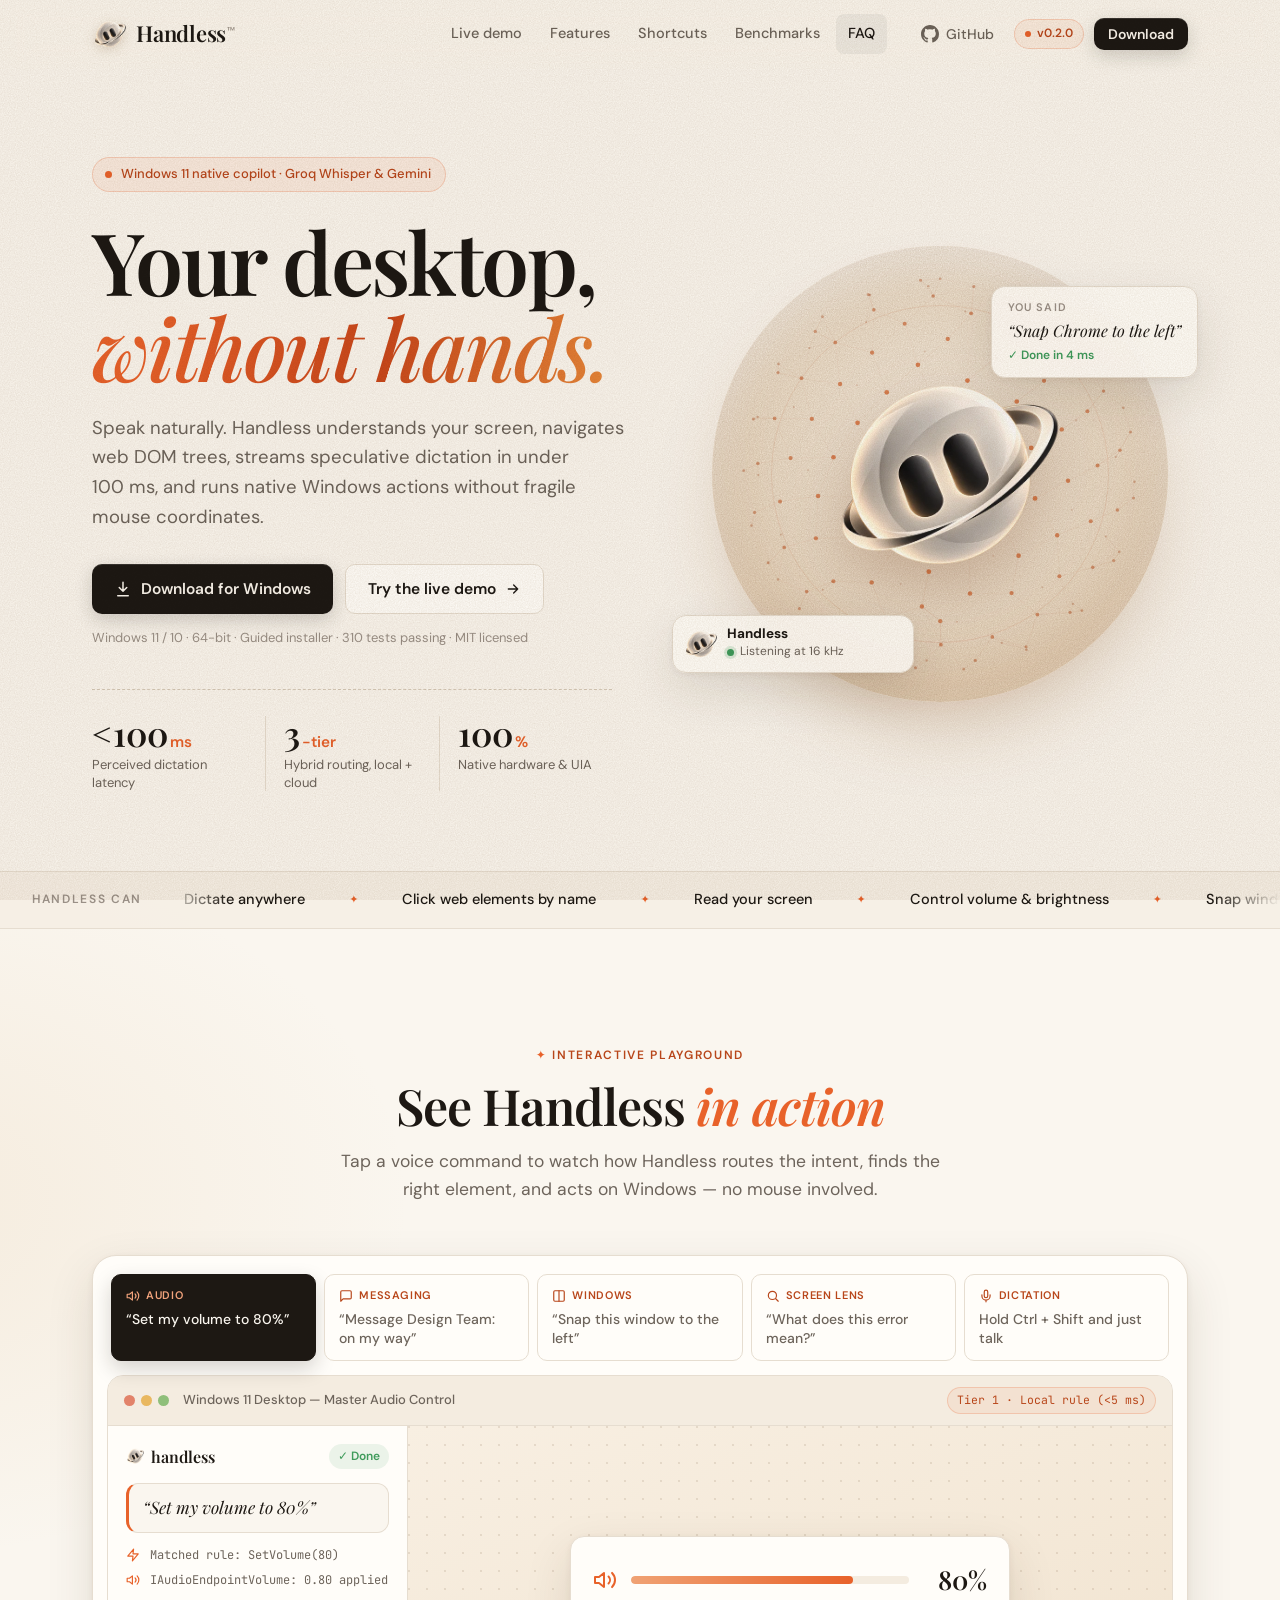
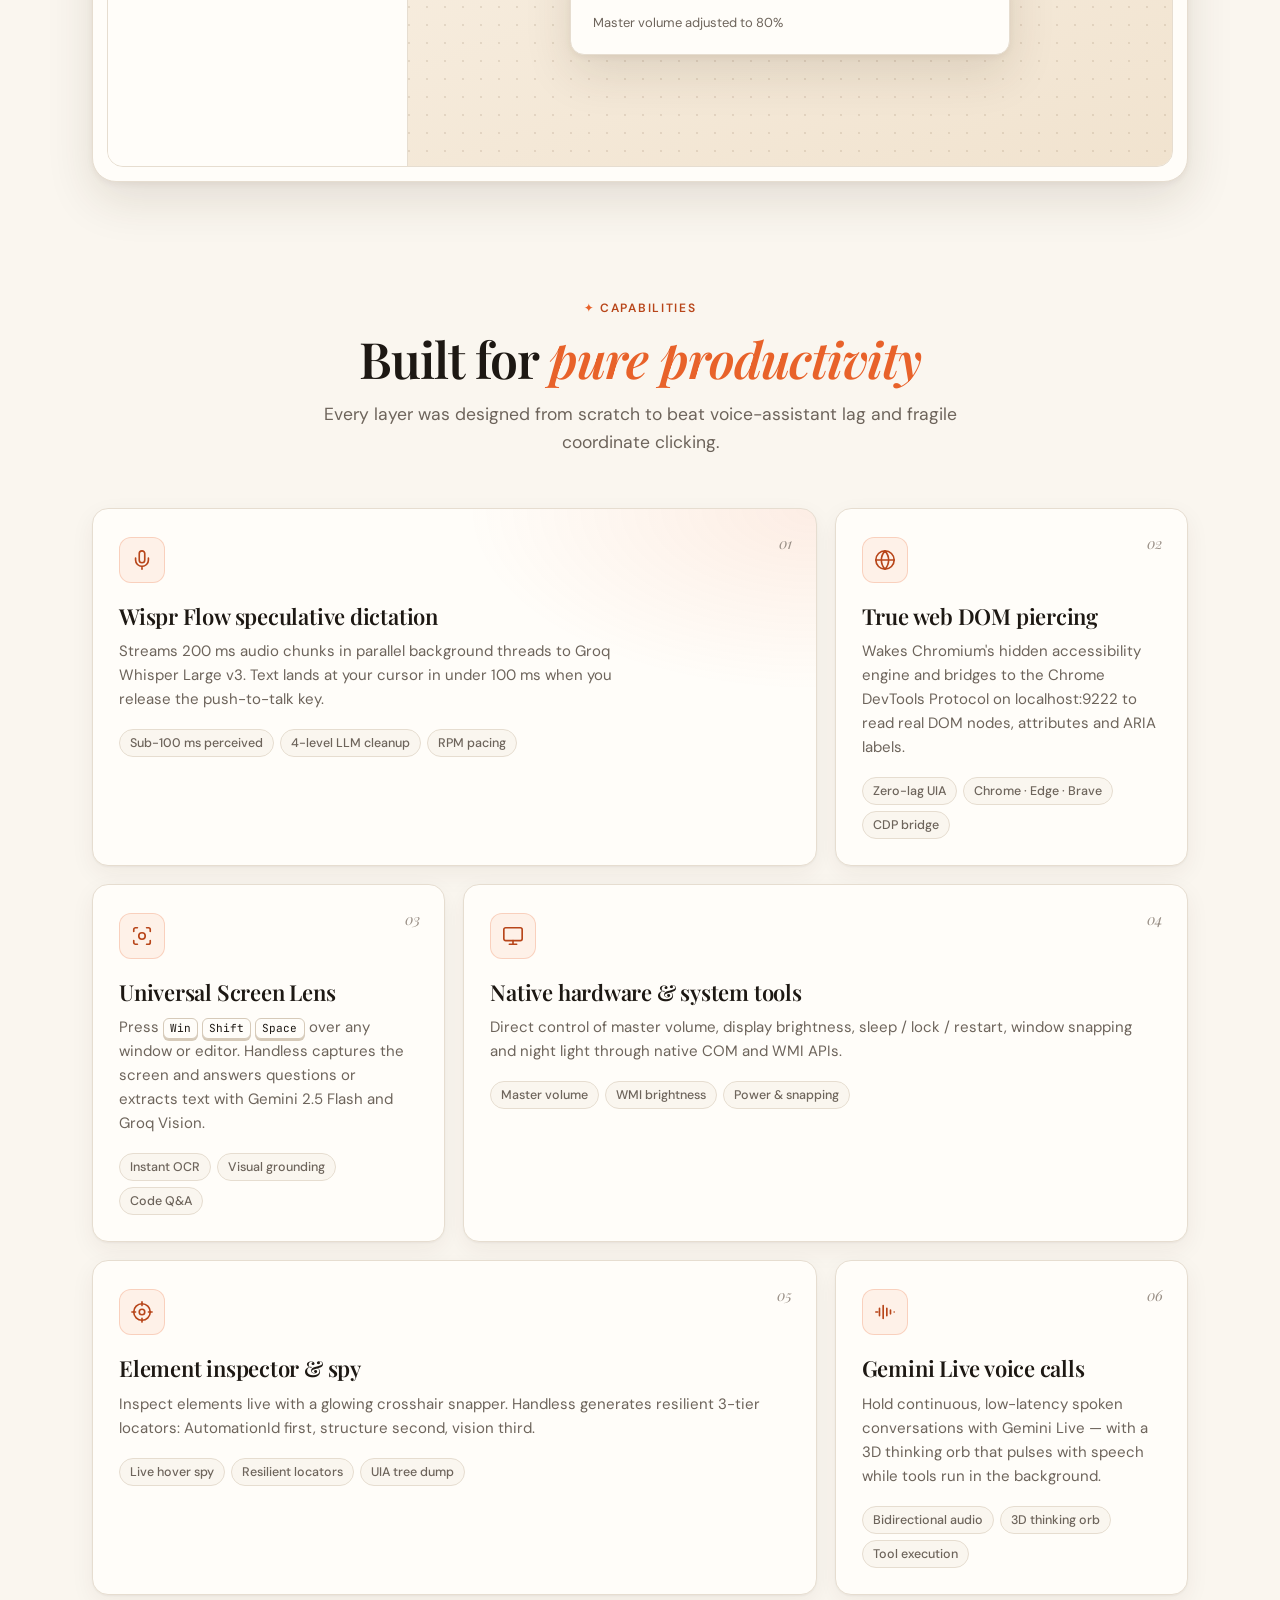
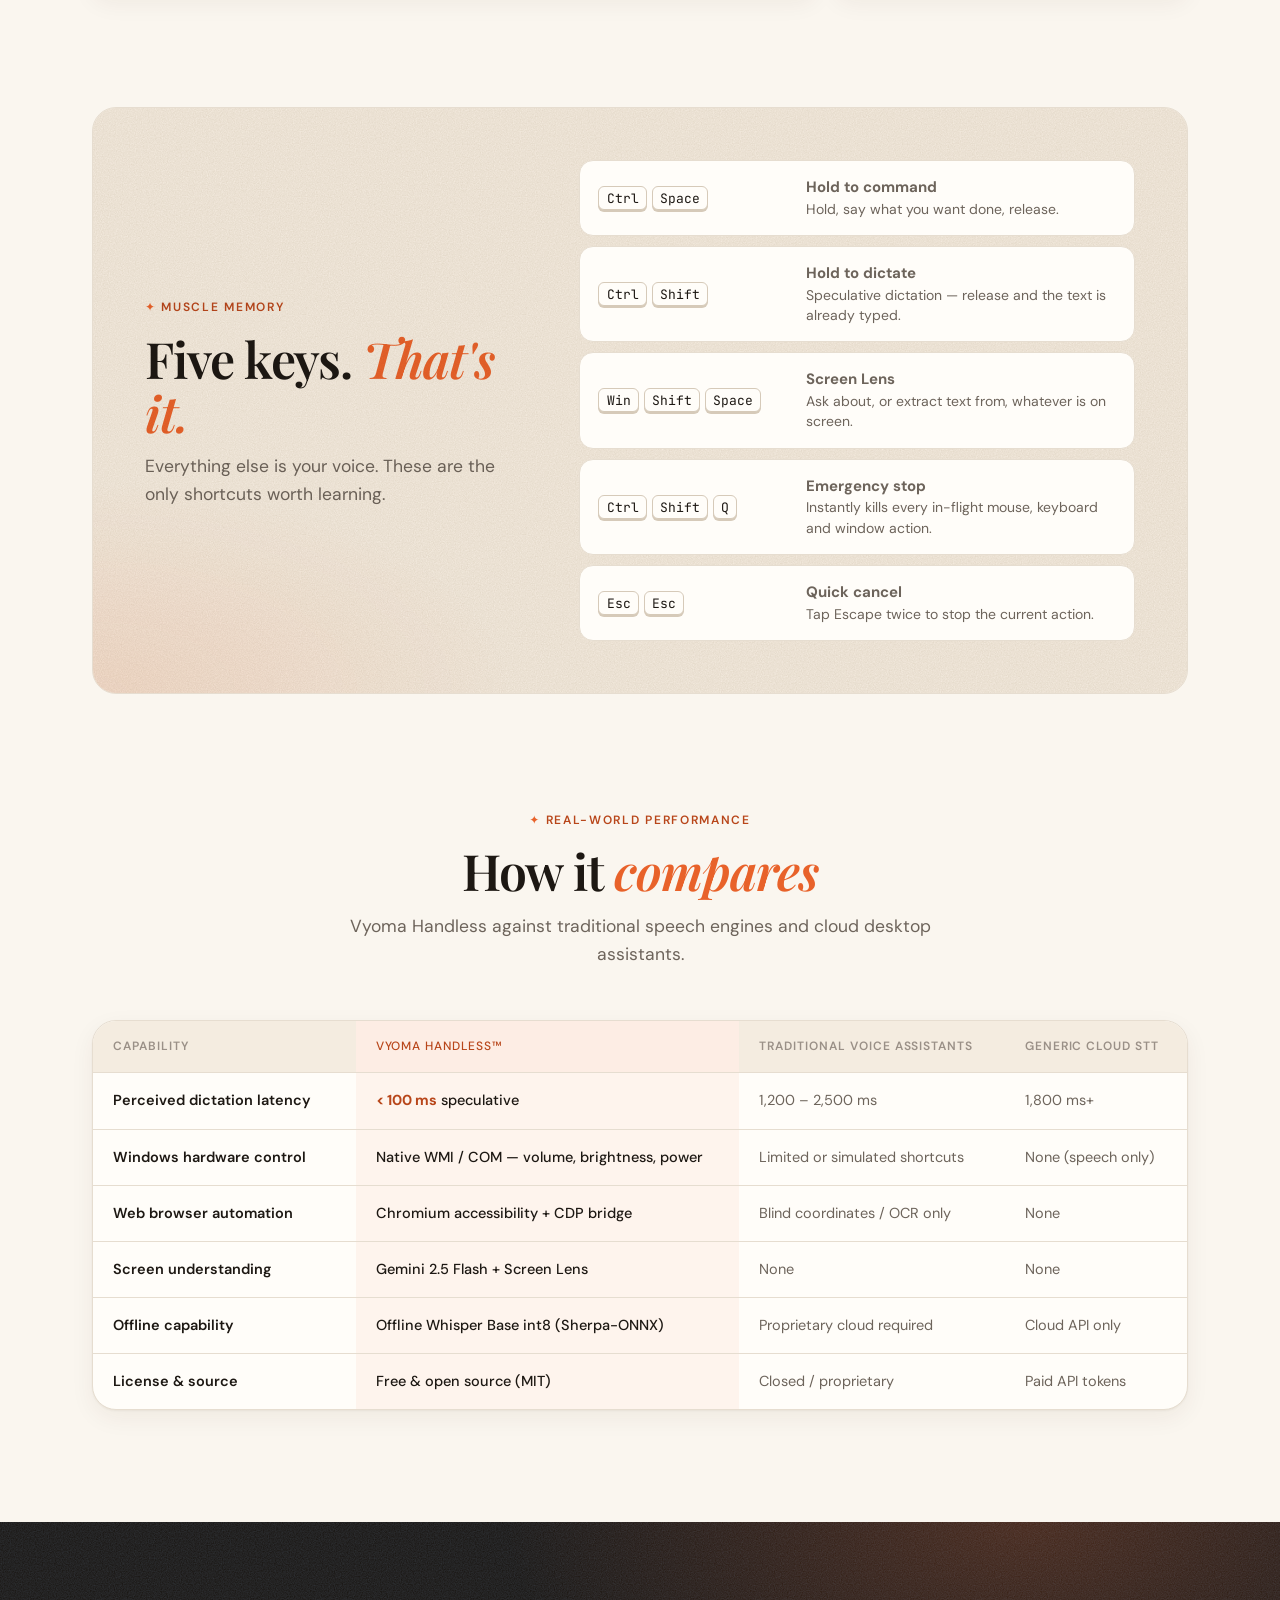
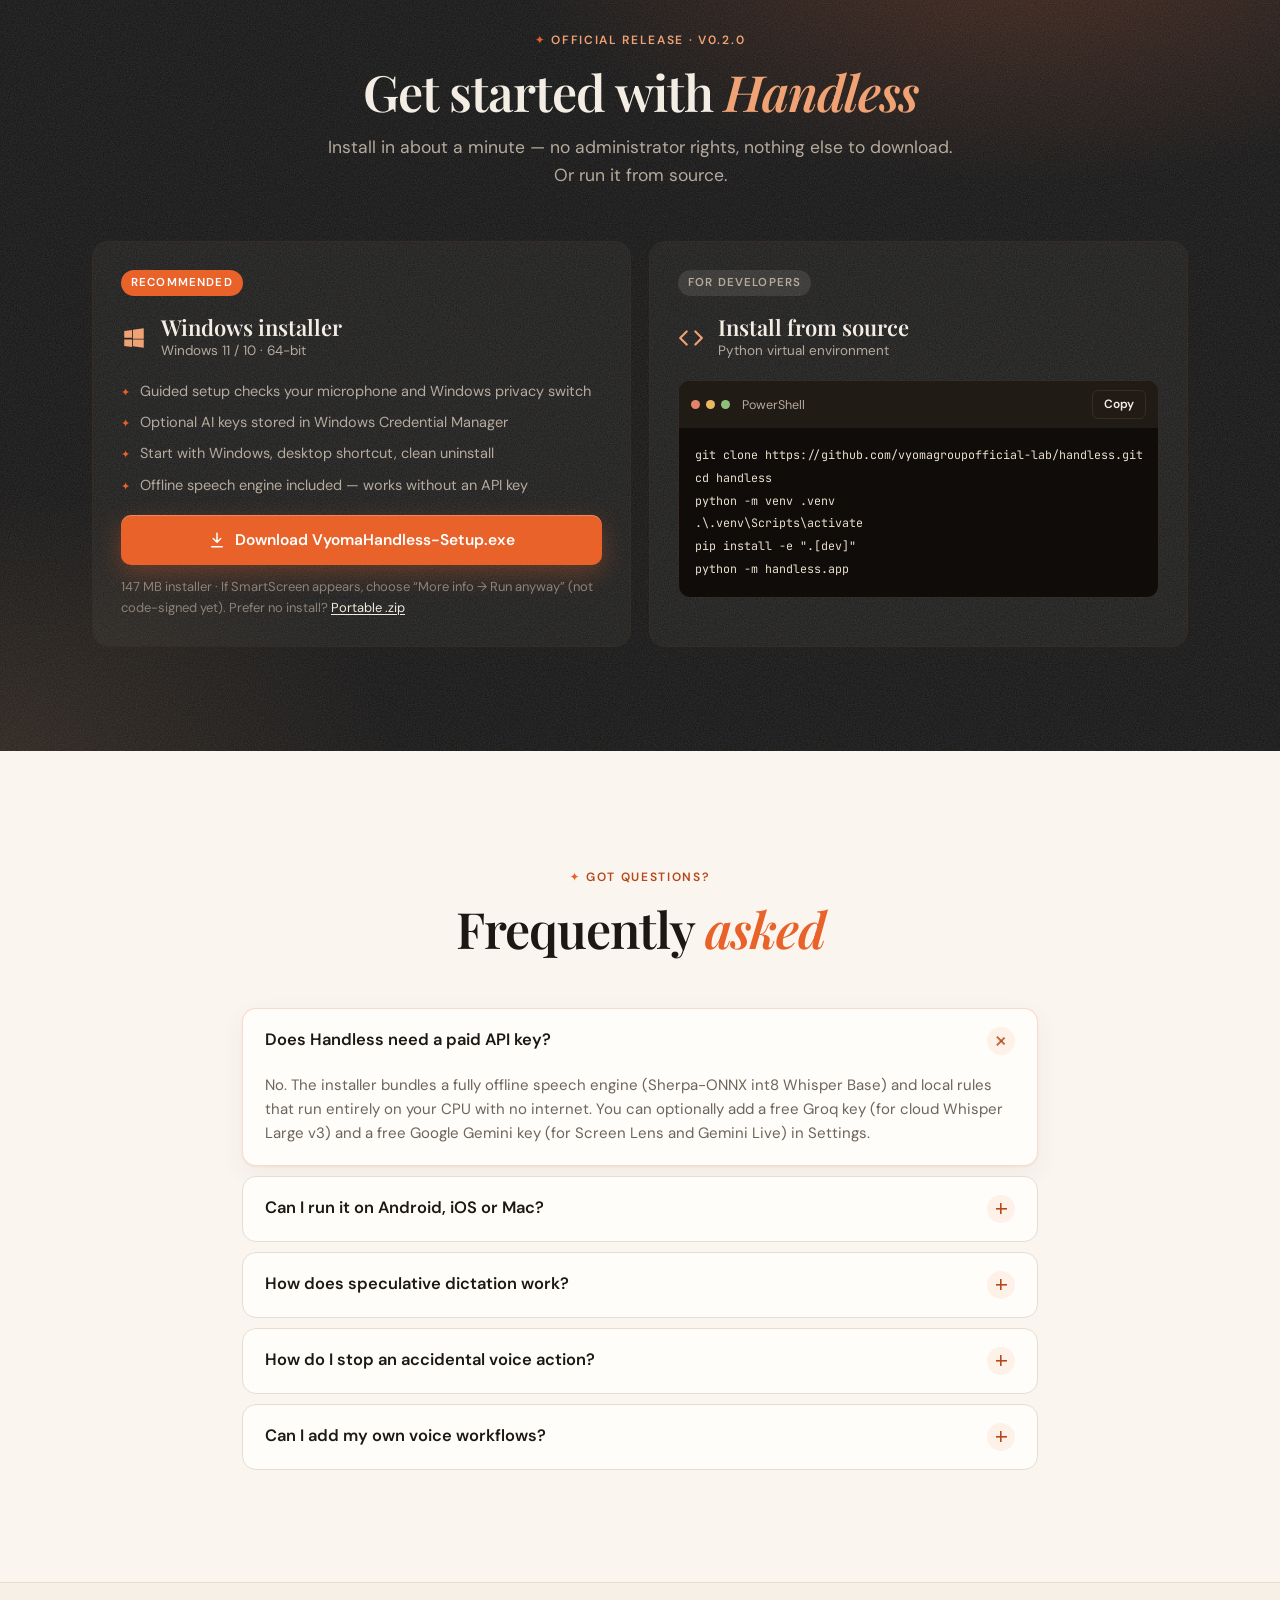
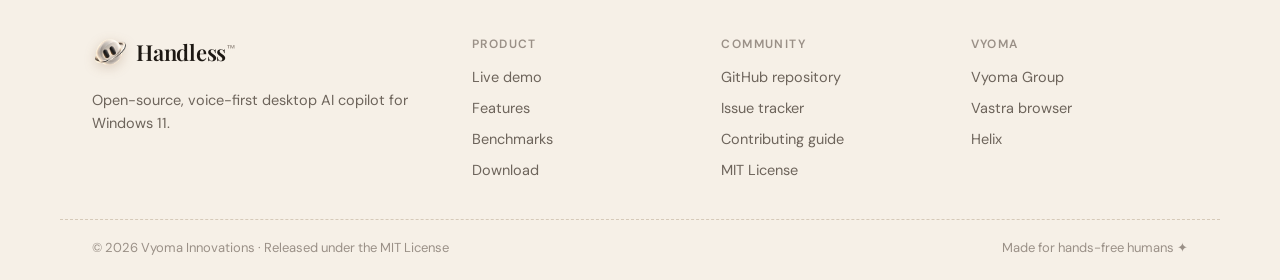
<file: public_html/index.html>
<!DOCTYPE html>
<html lang="en">
<head>
  <meta charset="UTF-8">
  <meta name="viewport" content="width=device-width, initial-scale=1.0, viewport-fit=cover">
  <title>Vyoma Handless™ — Your Desktop, Without Hands</title>
  <meta name="description" content="Voice-first desktop AI copilot for Windows 11 & 10. Speculative streaming dictation with sub-100ms latency, real-time screen vision, true web DOM piercing, and native hardware automation.">
  <meta name="keywords" content="voice assistant, desktop automation, windows 11, whisper large v3, gemini flash, speculative dictation, screen lens, hands-free, open source">
  <meta name="theme-color" content="#faf6ef">

  <!-- OpenGraph / Social Metadata -->
  <meta property="og:type" content="website">
  <meta property="og:url" content="https://handless.vyomagroup.online">
  <meta property="og:title" content="Vyoma Handless™ — Your Desktop, Without Hands">
  <meta property="og:description" content="Voice-first desktop AI copilot for Windows 11 & 10 with speculative streaming dictation, screen vision, and native hardware automation.">
  <meta property="og:image" content="https://handless.vyomagroup.online/assets/logo-512.png">

  <!-- Fonts (shared Vyoma family: Playfair Display + DM Sans) -->
  <link rel="preconnect" href="https://fonts.googleapis.com">
  <link rel="preconnect" href="https://fonts.gstatic.com" crossorigin>
  <link href="https://fonts.googleapis.com/css2?family=DM+Sans:ital,opsz,wght@0,9..40,300;0,9..40,400;0,9..40,500;0,9..40,600;0,9..40,700;1,9..40,400&family=Playfair+Display:ital,wght@0,500;0,600;0,700;1,500;1,600&family=JetBrains+Mono:wght@400;500&display=swap" rel="stylesheet">
  <link rel="stylesheet" href="style.css?v=2.2">
  <script>document.documentElement.classList.add('js');</script>
  <link rel="icon" type="image/png" href="assets/logo-96.png">
  <link rel="apple-touch-icon" href="assets/logo-512.png">
</head>
<body>

  <a class="skip-link" href="#main">Skip to content</a>

  <!-- Mobile-only notice (Handless is a Windows app) -->
  <div class="device-notice" id="deviceNotice" hidden>
    <svg viewBox="0 0 24 24" width="16" height="16" fill="none" stroke="currentColor" stroke-width="2" stroke-linecap="round" stroke-linejoin="round" aria-hidden="true"><rect x="2" y="3" width="20" height="14" rx="2"/><path d="M8 21h8M12 17v4"/></svg>
    <p><strong>Windows PC app.</strong> Browse everything here, then download on your Windows 11 / 10 computer.</p>
    <button class="device-notice-close" id="deviceNoticeClose" aria-label="Dismiss notice">&times;</button>
  </div>

  <!-- Navigation -->
  <header class="nav" id="nav">
    <div class="nav-inner">
      <a href="#top" class="brand" aria-label="Handless home">
        <img src="assets/logo-96.png" alt="" width="34" height="34" class="brand-logo">
        <span class="brand-name">Handless<sup>™</sup></span>
      </a>

      <nav class="nav-links" aria-label="Primary">
        <a href="#demo">Live demo</a>
        <a href="#features">Features</a>
        <a href="#shortcuts">Shortcuts</a>
        <a href="#benchmarks">Benchmarks</a>
        <a href="#faq">FAQ</a>
      </nav>

      <div class="nav-actions">
        <a href="https://github.com/vyomagroupofficial-lab/handless" target="_blank" rel="noopener" class="nav-github" aria-label="Handless on GitHub">
          <svg viewBox="0 0 24 24" width="18" height="18" fill="currentColor" aria-hidden="true"><path d="M12 0C5.37 0 0 5.37 0 12c0 5.31 3.435 9.795 8.205 11.385.6.105.825-.255.825-.57 0-.285-.015-1.23-.015-2.235-3.015.555-3.795-.735-4.035-1.41-.135-.345-.72-1.41-1.23-1.695-.42-.225-1.02-.78-.015-.795.945-.015 1.62.87 1.845 1.23 1.08 1.815 2.805 1.305 3.495.99.105-.78.42-1.305.765-1.605-2.67-.3-5.46-1.335-5.46-5.925 0-1.305.465-2.385 1.23-3.225-.12-.3-.54-1.53.12-3.18 0 0 1.005-.315 3.3 1.23.96-.27 1.98-.405 3-.405s2.04.135 3 .405c2.295-1.56 3.3-1.23 3.3-1.23.66 1.65.24 2.88.12 3.18.765.84 1.23 1.905 1.23 3.225 0 4.605-2.805 5.625-5.475 5.925.435.375.81 1.095.81 2.22 0 1.605-.015 2.895-.015 3.3 0 .315.225.69.825.57A12.02 12.02 0 0024 12c0-6.63-5.37-12-12-12z"/></svg>
          <span>GitHub</span>
        </a>
        <span class="version-chip"><span class="dot"></span>v0.2.0</span>
        <a href="#download" class="btn btn-dark btn-sm">Download</a>
        <button class="menu-btn" id="menuBtn" aria-label="Open menu" aria-expanded="false" aria-controls="mobileMenu">
          <span></span><span></span>
        </button>
      </div>
    </div>

    <!-- Mobile sheet -->
    <div class="mobile-menu" id="mobileMenu">
      <a href="#demo">Live demo</a>
      <a href="#features">Features</a>
      <a href="#shortcuts">Shortcuts</a>
      <a href="#benchmarks">Benchmarks</a>
      <a href="#download">Download</a>
      <a href="#faq">FAQ</a>
      <a href="https://github.com/vyomagroupofficial-lab/handless" target="_blank" rel="noopener">GitHub repository ↗</a>
      <p class="mobile-menu-note"><span class="dot"></span>Runs on Windows 11 / 10 (64-bit)</p>
    </div>
  </header>

  <main id="main">

    <!-- Hero -->
    <section class="hero" id="top">
      <div class="hero-copy">
        <span class="eyebrow rise"><span class="dot pulse"></span>Windows 11 native copilot · Groq Whisper &amp; Gemini</span>

        <h1 class="display rise">
          Your desktop,<br>
          <em>without hands.</em>
        </h1>

        <p class="lede rise">
          Speak naturally. Handless understands your screen, navigates web DOM trees, streams speculative dictation in under 100&nbsp;ms, and runs native Windows actions without fragile mouse coordinates.
        </p>

        <div class="cta-row rise">
          <a href="downloads/VyomaHandless-Setup.exe" download class="btn btn-dark btn-lg download-trigger">
            <svg viewBox="0 0 24 24" width="18" height="18" fill="none" stroke="currentColor" stroke-width="2" stroke-linecap="round" stroke-linejoin="round" aria-hidden="true"><path d="M12 15V3M7 10l5 5 5-5M5 21h14"/></svg>
            Download for Windows
          </a>
          <a href="#demo" class="btn btn-ghost btn-lg">
            Try the live demo
            <svg viewBox="0 0 24 24" width="16" height="16" fill="none" stroke="currentColor" stroke-width="2" stroke-linecap="round" stroke-linejoin="round" aria-hidden="true"><path d="M5 12h14M13 6l6 6-6 6"/></svg>
          </a>
        </div>
        <p class="fineprint rise">Windows 11 / 10 · 64-bit · Guided installer · 310 tests passing · MIT licensed</p>

        <dl class="hero-stats rise">
          <div><dt>&lt;100<small>ms</small></dt><dd>Perceived dictation latency</dd></div>
          <div><dt>3<small>-tier</small></dt><dd>Hybrid routing, local + cloud</dd></div>
          <div><dt>100<small>%</small></dt><dd>Native hardware &amp; UIA</dd></div>
        </dl>
      </div>

      <div class="hero-art rise" aria-hidden="true">
        <div class="art-frame">
          <canvas id="orbCanvas"></canvas>
          <img src="assets/logo-512.webp" alt="" class="art-logo" width="512" height="480">
          <div class="art-ring ring-1"></div>
          <div class="art-ring ring-2"></div>
        </div>

        <div class="float-card listen-card">
          <img src="assets/logo-96.png" alt="" width="34" height="34">
          <div>
            <strong>Handless</strong>
            <span><span class="live"></span>Listening at 16 kHz</span>
          </div>
          <div class="wave"><i></i><i></i><i></i><i></i><i></i><i></i><i></i></div>
        </div>

        <div class="float-card said-card">
          <span class="said-label">You said</span>
          <span class="said-text">“Snap Chrome to the left”</span>
          <span class="said-done">✓ Done in 4 ms</span>
        </div>
      </div>
    </section>

    <!-- Capability strip -->
    <div class="strip" aria-label="Handless can">
      <span class="strip-label">Handless can</span>
      <div class="strip-track">
        <div class="strip-row">
          <span>Dictate anywhere</span><span>Click web elements by name</span><span>Read your screen</span><span>Control volume &amp; brightness</span><span>Snap windows</span><span>Run offline</span><span>Record voice macros</span><span>Hold live voice calls</span>
        </div>
        <div class="strip-row" aria-hidden="true">
          <span>Dictate anywhere</span><span>Click web elements by name</span><span>Read your screen</span><span>Control volume &amp; brightness</span><span>Snap windows</span><span>Run offline</span><span>Record voice macros</span><span>Hold live voice calls</span>
        </div>
      </div>
    </div>

    <!-- Live demo -->
    <section id="demo" class="section">
      <header class="section-head reveal">
        <span class="kicker">Interactive playground</span>
        <h2 class="section-title">See Handless <em>in action</em></h2>
        <p class="section-desc">Tap a voice command to watch how Handless routes the intent, finds the right element, and acts on Windows — no mouse involved.</p>
      </header>

      <div class="sim reveal">
        <div class="sim-commands" role="tablist" aria-label="Voice commands">
          <button class="cmd active" role="tab" aria-selected="true" data-cmd="set_volume"><span class="cmd-kind"><svg viewBox="0 0 24 24" width="14" height="14" fill="none" stroke="currentColor" stroke-width="2" stroke-linecap="round" stroke-linejoin="round" aria-hidden="true"><path d="M11 5 6 9H2v6h4l5 4z"/><path d="M15.5 8.5a5 5 0 0 1 0 7M19 5a10 10 0 0 1 0 14"/></svg>Audio</span><span class="cmd-say">“Set my volume to 80%”</span></button>
          <button class="cmd" role="tab" aria-selected="false" data-cmd="whatsapp_msg"><span class="cmd-kind"><svg viewBox="0 0 24 24" width="14" height="14" fill="none" stroke="currentColor" stroke-width="2" stroke-linecap="round" stroke-linejoin="round" aria-hidden="true"><path d="M21 15a2 2 0 0 1-2 2H7l-4 4V5a2 2 0 0 1 2-2h14a2 2 0 0 1 2 2z"/></svg>Messaging</span><span class="cmd-say">“Message Design Team: on my way”</span></button>
          <button class="cmd" role="tab" aria-selected="false" data-cmd="snap_left"><span class="cmd-kind"><svg viewBox="0 0 24 24" width="14" height="14" fill="none" stroke="currentColor" stroke-width="2" stroke-linecap="round" stroke-linejoin="round" aria-hidden="true"><rect x="3" y="3" width="18" height="18" rx="2"/><path d="M12 3v18"/></svg>Windows</span><span class="cmd-say">“Snap this window to the left”</span></button>
          <button class="cmd" role="tab" aria-selected="false" data-cmd="screen_lens"><span class="cmd-kind"><svg viewBox="0 0 24 24" width="14" height="14" fill="none" stroke="currentColor" stroke-width="2" stroke-linecap="round" stroke-linejoin="round" aria-hidden="true"><circle cx="11" cy="11" r="7"/><path d="m21 21-4.3-4.3"/></svg>Screen Lens</span><span class="cmd-say">“What does this error mean?”</span></button>
          <button class="cmd" role="tab" aria-selected="false" data-cmd="spec_dictation"><span class="cmd-kind"><svg viewBox="0 0 24 24" width="14" height="14" fill="none" stroke="currentColor" stroke-width="2" stroke-linecap="round" stroke-linejoin="round" aria-hidden="true"><path d="M12 2a3 3 0 0 0-3 3v7a3 3 0 0 0 6 0V5a3 3 0 0 0-3-3z"/><path d="M19 10v2a7 7 0 0 1-14 0v-2M12 19v3"/></svg>Dictation</span><span class="cmd-say">Hold Ctrl + Shift and just talk</span></button>
        </div>

        <div class="sim-window">
          <div class="sim-bar">
            <span class="dots"><i></i><i></i><i></i></span>
            <span class="sim-title" id="simTitle">Windows 11 Desktop — Master Audio Control</span>
            <span class="sim-tier" id="simTierBadge">Tier 1 · Local rule (&lt;5 ms)</span>
          </div>

          <div class="sim-body">
            <aside class="sim-panel">
              <div class="sim-panel-head">
                <span class="sim-brand"><img src="assets/logo-96.png" alt="" width="18" height="18">handless</span>
                <span class="sim-state" id="simActionState">✓ Done</span>
              </div>
              <div class="sim-transcript" id="simTranscript">“Set my volume to 80%”</div>
              <ol class="sim-log" id="simActionLog"></ol>
            </aside>

            <div class="sim-stage" id="stagePlaceholder" aria-live="polite"></div>
          </div>
        </div>
      </div>
    </section>

    <!-- Features -->
    <section id="features" class="section">
      <header class="section-head reveal">
        <span class="kicker">Capabilities</span>
        <h2 class="section-title">Built for <em>pure productivity</em></h2>
        <p class="section-desc">Every layer was designed from scratch to beat voice-assistant lag and fragile coordinate clicking.</p>
      </header>

      <div class="feature-grid">
        <article class="feature feature-lead reveal">
          <div class="f-icon"><svg viewBox="0 0 24 24" width="22" height="22" fill="none" stroke="currentColor" stroke-width="1.8" stroke-linecap="round" stroke-linejoin="round"><path d="M12 2a3 3 0 0 0-3 3v7a3 3 0 0 0 6 0V5a3 3 0 0 0-3-3z"/><path d="M19 10v2a7 7 0 0 1-14 0v-2M12 19v3"/></svg></div>
          <span class="f-num">01</span>
          <h3>Wispr Flow speculative dictation</h3>
          <p>Streams 200 ms audio chunks in parallel background threads to Groq Whisper Large v3. Text lands at your cursor in under 100 ms when you release the push-to-talk key.</p>
          <ul class="tags"><li>Sub-100 ms perceived</li><li>4-level LLM cleanup</li><li>RPM pacing</li></ul>
        </article>

        <article class="feature reveal">
          <div class="f-icon"><svg viewBox="0 0 24 24" width="22" height="22" fill="none" stroke="currentColor" stroke-width="1.8" stroke-linecap="round" stroke-linejoin="round"><circle cx="12" cy="12" r="10"/><path d="M2 12h20M12 2a15.3 15.3 0 0 1 4 10 15.3 15.3 0 0 1-4 10 15.3 15.3 0 0 1-4-10 15.3 15.3 0 0 1 4-10z"/></svg></div>
          <span class="f-num">02</span>
          <h3>True web DOM piercing</h3>
          <p>Wakes Chromium's hidden accessibility engine and bridges to the Chrome DevTools Protocol on localhost:9222 to read real DOM nodes, attributes and ARIA labels.</p>
          <ul class="tags"><li>Zero-lag UIA</li><li>Chrome · Edge · Brave</li><li>CDP bridge</li></ul>
        </article>

        <article class="feature reveal">
          <div class="f-icon"><svg viewBox="0 0 24 24" width="22" height="22" fill="none" stroke="currentColor" stroke-width="1.8" stroke-linecap="round" stroke-linejoin="round"><path d="M3 7V5a2 2 0 0 1 2-2h2M17 3h2a2 2 0 0 1 2 2v2M21 17v2a2 2 0 0 1-2 2h-2M7 21H5a2 2 0 0 1-2-2v-2"/><circle cx="12" cy="12" r="3.5"/></svg></div>
          <span class="f-num">03</span>
          <h3>Universal Screen Lens</h3>
          <p>Press <kbd>Win</kbd> <kbd>Shift</kbd> <kbd>Space</kbd> over any window or editor. Handless captures the screen and answers questions or extracts text with Gemini 2.5 Flash and Groq Vision.</p>
          <ul class="tags"><li>Instant OCR</li><li>Visual grounding</li><li>Code Q&amp;A</li></ul>
        </article>

        <article class="feature feature-wide reveal">
          <div class="f-icon"><svg viewBox="0 0 24 24" width="22" height="22" fill="none" stroke="currentColor" stroke-width="1.8" stroke-linecap="round" stroke-linejoin="round"><rect x="2" y="3" width="20" height="14" rx="2"/><path d="M8 21h8M12 17v4"/></svg></div>
          <span class="f-num">04</span>
          <h3>Native hardware &amp; system tools</h3>
          <p>Direct control of master volume, display brightness, sleep / lock / restart, window snapping and night light through native COM and WMI APIs.</p>
          <ul class="tags"><li>Master volume</li><li>WMI brightness</li><li>Power &amp; snapping</li></ul>
        </article>

        <article class="feature feature-wide reveal">
          <div class="f-icon"><svg viewBox="0 0 24 24" width="22" height="22" fill="none" stroke="currentColor" stroke-width="1.8" stroke-linecap="round" stroke-linejoin="round"><circle cx="12" cy="12" r="9"/><circle cx="12" cy="12" r="3"/><path d="M12 1v4M12 19v4M1 12h4M19 12h4"/></svg></div>
          <span class="f-num">05</span>
          <h3>Element inspector &amp; spy</h3>
          <p>Inspect elements live with a glowing crosshair snapper. Handless generates resilient 3-tier locators: AutomationId first, structure second, vision third.</p>
          <ul class="tags"><li>Live hover spy</li><li>Resilient locators</li><li>UIA tree dump</li></ul>
        </article>

        <article class="feature reveal">
          <div class="f-icon"><svg viewBox="0 0 24 24" width="22" height="22" fill="none" stroke="currentColor" stroke-width="1.8" stroke-linecap="round" stroke-linejoin="round"><path d="M2 12h2M6 8v8M10 5v14M14 8v8M18 10v4M22 12h0"/></svg></div>
          <span class="f-num">06</span>
          <h3>Gemini Live voice calls</h3>
          <p>Hold continuous, low-latency spoken conversations with Gemini Live — with a 3D thinking orb that pulses with speech while tools run in the background.</p>
          <ul class="tags"><li>Bidirectional audio</li><li>3D thinking orb</li><li>Tool execution</li></ul>
        </article>
      </div>
    </section>

    <!-- Shortcuts -->
    <section id="shortcuts" class="section">
      <div class="shortcuts reveal">
        <div class="shortcuts-copy">
          <span class="kicker">Muscle memory</span>
          <h2 class="section-title">Five keys. <em>That's it.</em></h2>
          <p class="section-desc">Everything else is your voice. These are the only shortcuts worth learning.</p>
        </div>
        <ul class="key-list">
          <li><span class="keys"><kbd>Ctrl</kbd><kbd>Space</kbd></span><span><strong>Hold to command</strong>Hold, say what you want done, release.</span></li>
          <li><span class="keys"><kbd>Ctrl</kbd><kbd>Shift</kbd></span><span><strong>Hold to dictate</strong>Speculative dictation — release and the text is already typed.</span></li>
          <li><span class="keys"><kbd>Win</kbd><kbd>Shift</kbd><kbd>Space</kbd></span><span><strong>Screen Lens</strong>Ask about, or extract text from, whatever is on screen.</span></li>
          <li><span class="keys"><kbd>Ctrl</kbd><kbd>Shift</kbd><kbd>Q</kbd></span><span><strong>Emergency stop</strong>Instantly kills every in-flight mouse, keyboard and window action.</span></li>
          <li><span class="keys"><kbd>Esc</kbd><kbd>Esc</kbd></span><span><strong>Quick cancel</strong>Tap Escape twice to stop the current action.</span></li>
        </ul>
      </div>
    </section>

    <!-- Benchmarks -->
    <section id="benchmarks" class="section">
      <header class="section-head reveal">
        <span class="kicker">Real-world performance</span>
        <h2 class="section-title">How it <em>compares</em></h2>
        <p class="section-desc">Vyoma Handless against traditional speech engines and cloud desktop assistants.</p>
      </header>

      <div class="bench reveal">
        <table class="bench-table">
          <thead>
            <tr>
              <th scope="col">Capability</th>
              <th scope="col" class="us">Vyoma Handless™</th>
              <th scope="col">Traditional voice assistants</th>
              <th scope="col">Generic cloud STT</th>
            </tr>
          </thead>
          <tbody>
            <tr>
              <th scope="row">Perceived dictation latency</th>
              <td class="us" data-label="Handless"><span class="win">&lt; 100 ms</span> speculative</td>
              <td data-label="Voice assistants">1,200 – 2,500 ms</td>
              <td data-label="Cloud STT">1,800 ms+</td>
            </tr>
            <tr>
              <th scope="row">Windows hardware control</th>
              <td class="us" data-label="Handless">Native WMI / COM — volume, brightness, power</td>
              <td data-label="Voice assistants">Limited or simulated shortcuts</td>
              <td data-label="Cloud STT">None (speech only)</td>
            </tr>
            <tr>
              <th scope="row">Web browser automation</th>
              <td class="us" data-label="Handless">Chromium accessibility + CDP bridge</td>
              <td data-label="Voice assistants">Blind coordinates / OCR only</td>
              <td data-label="Cloud STT">None</td>
            </tr>
            <tr>
              <th scope="row">Screen understanding</th>
              <td class="us" data-label="Handless">Gemini 2.5 Flash + Screen Lens</td>
              <td data-label="Voice assistants">None</td>
              <td data-label="Cloud STT">None</td>
            </tr>
            <tr>
              <th scope="row">Offline capability</th>
              <td class="us" data-label="Handless">Offline Whisper Base int8 (Sherpa-ONNX)</td>
              <td data-label="Voice assistants">Proprietary cloud required</td>
              <td data-label="Cloud STT">Cloud API only</td>
            </tr>
            <tr>
              <th scope="row">License &amp; source</th>
              <td class="us" data-label="Handless">Free &amp; open source (MIT)</td>
              <td data-label="Voice assistants">Closed / proprietary</td>
              <td data-label="Cloud STT">Paid API tokens</td>
            </tr>
          </tbody>
        </table>
      </div>
    </section>

    <!-- Download -->
    <section id="download" class="download">
      <div class="download-inner">
        <header class="section-head reveal">
          <span class="kicker kicker-light">Official release · v0.2.0</span>
          <h2 class="section-title">Get started with <em>Handless</em></h2>
          <p class="section-desc">Install in about a minute — no administrator rights, nothing else to download. Or run it from source.</p>
        </header>

        <div class="dl-grid">
          <article class="dl-card reveal">
            <span class="dl-tag">Recommended</span>
            <div class="dl-os">
              <svg viewBox="0 0 24 24" width="26" height="26" fill="currentColor" aria-hidden="true"><path d="M3 5.6l7.2-1v7.1H3V5.6zM3 13.3h7.2v7.1L3 19.4v-6.1zM11 4.4L21 3v9.7h-10V4.4zM11 13.3h10V21l-10-1.4v-6.3z"/></svg>
              <div><h3>Windows installer</h3><p>Windows 11 / 10 · 64-bit</p></div>
            </div>
            <ul class="dl-meta">
              <li>Guided setup checks your microphone and Windows privacy switch</li>
              <li>Optional AI keys stored in Windows Credential Manager</li>
              <li>Start with Windows, desktop shortcut, clean uninstall</li>
              <li>Offline speech engine included — works without an API key</li>
            </ul>
            <a href="downloads/VyomaHandless-Setup.exe" download class="btn btn-orange btn-lg btn-block download-trigger">
              <svg viewBox="0 0 24 24" width="18" height="18" fill="none" stroke="currentColor" stroke-width="2" stroke-linecap="round" stroke-linejoin="round" aria-hidden="true"><path d="M12 15V3M7 10l5 5 5-5M5 21h14"/></svg>
              Download VyomaHandless-Setup.exe
            </a>
            <p class="fineprint">147 MB installer · If SmartScreen appears, choose “More info → Run anyway” (not code-signed yet). Prefer no install? <a href="downloads/VyomaHandless-v0.2.0-windows-x64.zip" download>Portable .zip</a></p>
          </article>

          <article class="dl-card reveal">
            <span class="dl-tag dl-tag-muted">For developers</span>
            <div class="dl-os">
              <svg viewBox="0 0 24 24" width="26" height="26" fill="none" stroke="currentColor" stroke-width="2" stroke-linecap="round" stroke-linejoin="round" aria-hidden="true"><path d="M16 18l6-6-6-6M8 6l-6 6 6 6"/></svg>
              <div><h3>Install from source</h3><p>Python virtual environment</p></div>
            </div>
            <div class="terminal">
              <div class="terminal-bar">
                <span class="dots"><i></i><i></i><i></i></span>
                <span>PowerShell</span>
                <button class="copy-btn" id="copyInstall" type="button">Copy</button>
              </div>
<pre><code id="installCode">git clone https://github.com/vyomagroupofficial-lab/handless.git
cd handless
python -m venv .venv
.\.venv\Scripts\activate
pip install -e ".[dev]"
python -m handless.app</code></pre>
            </div>
          </article>
        </div>
      </div>
    </section>

    <!-- FAQ -->
    <section id="faq" class="section section-narrow">
      <header class="section-head reveal">
        <span class="kicker">Got questions?</span>
        <h2 class="section-title">Frequently <em>asked</em></h2>
      </header>

      <div class="faq reveal">
        <details open>
          <summary>Does Handless need a paid API key?</summary>
          <p>No. The installer bundles a fully offline speech engine (Sherpa-ONNX int8 Whisper Base) and local rules that run entirely on your CPU with no internet. You can optionally add a free Groq key (for cloud Whisper Large v3) and a free Google Gemini key (for Screen Lens and Gemini Live) in Settings.</p>
        </details>
        <details>
          <summary>Can I run it on Android, iOS or Mac?</summary>
          <p><strong>Handless is Windows 11 / 10 (64-bit) only.</strong> It hooks deep into Windows subsystems — UI Automation (UIA COM), Core Audio endpoints, WMI brightness and Win32 window management — which don't exist on Android or iOS. Read the docs and try the demo here on your phone, then download on your Windows PC.</p>
        </details>
        <details>
          <summary>How does speculative dictation work?</summary>
          <p>While you hold <kbd>Ctrl</kbd> <kbd>Shift</kbd>, Handless buffers the mic stream into 200 ms frames and pre-transcribes finished phrases in parallel background threads. By the time you release the keys the text is already transcribed, so it's typed into your app in under 100 ms.</p>
        </details>
        <details>
          <summary>How do I stop an accidental voice action?</summary>
          <p>Press <kbd>Ctrl</kbd> <kbd>Shift</kbd> <kbd>Q</kbd> — or tap <kbd>Esc</kbd> twice — at any time. The emergency stop instantly kills all in-flight mouse, keyboard and window automation.</p>
        </details>
        <details>
          <summary>Can I add my own voice workflows?</summary>
          <p>Yes. Say “start macro recording” to record your own keystrokes and clicks into a voice macro. Developers can add patterns to <code>LocalRuleParser</code> or write native Python plugins.</p>
        </details>
      </div>
    </section>

  </main>

  <!-- Footer -->
  <footer class="foot">
    <div class="foot-inner">
      <div class="foot-brand">
        <a href="#top" class="brand">
          <img src="assets/logo-96.png" alt="" width="30" height="30" class="brand-logo">
          <span class="brand-name">Handless<sup>™</sup></span>
        </a>
        <p>Open-source, voice-first desktop AI copilot for Windows 11.</p>
      </div>
      <div class="foot-col">
        <h4>Product</h4>
        <a href="#demo">Live demo</a>
        <a href="#features">Features</a>
        <a href="#benchmarks">Benchmarks</a>
        <a href="#download">Download</a>
      </div>
      <div class="foot-col">
        <h4>Community</h4>
        <a href="https://github.com/vyomagroupofficial-lab/handless" target="_blank" rel="noopener">GitHub repository</a>
        <a href="https://github.com/vyomagroupofficial-lab/handless/issues" target="_blank" rel="noopener">Issue tracker</a>
        <a href="https://github.com/vyomagroupofficial-lab/handless/blob/main/CONTRIBUTING.md" target="_blank" rel="noopener">Contributing guide</a>
        <a href="https://github.com/vyomagroupofficial-lab/handless/blob/main/LICENSE" target="_blank" rel="noopener">MIT License</a>
      </div>
      <div class="foot-col">
        <h4>Vyoma</h4>
        <a href="https://vyomagroup.online/" target="_blank" rel="noopener">Vyoma Group</a>
        <a href="https://vastra.vyomagroup.online/" target="_blank" rel="noopener">Vastra browser</a>
        <a href="https://helix.vyomagroup.online/" target="_blank" rel="noopener">Helix</a>
      </div>
    </div>
    <div class="foot-base">
      <span>© 2026 Vyoma Innovations · Released under the MIT License</span>
      <span>Made for hands-free humans ✦</span>
    </div>
  </footer>

  <!-- Mobile download dialog -->
  <div class="modal" id="mobileModal" role="dialog" aria-modal="true" aria-labelledby="modalTitle" hidden>
    <div class="modal-card">
      <button class="modal-close" id="modalClose" aria-label="Close">&times;</button>
      <span class="modal-badge">Windows PC only</span>
      <h3 id="modalTitle">Download it on your PC</h3>
      <p>Handless is a native 64-bit Windows app for Windows 11 / 10. It can't install on phones or tablets — send the link to your computer instead.</p>
      <button class="btn btn-dark btn-block" id="btnCopyDesktopLink" type="button">
        <svg viewBox="0 0 24 24" width="16" height="16" fill="none" stroke="currentColor" stroke-width="2" stroke-linecap="round" stroke-linejoin="round" aria-hidden="true"><rect x="9" y="9" width="13" height="13" rx="2"/><path d="M5 15H4a2 2 0 0 1-2-2V4a2 2 0 0 1 2-2h9a2 2 0 0 1 2 2v1"/></svg>
        <span>Copy PC download link</span>
      </button>
      <a href="https://github.com/vyomagroupofficial-lab/handless" target="_blank" rel="noopener" class="btn btn-ghost btn-block">Star on GitHub</a>
      <a href="downloads/VyomaHandless-Setup.exe" download class="modal-anyway">Download the file anyway</a>
    </div>
  </div>

  <script src="app.js?v=2.2"></script>
</body>
</html>
</file>
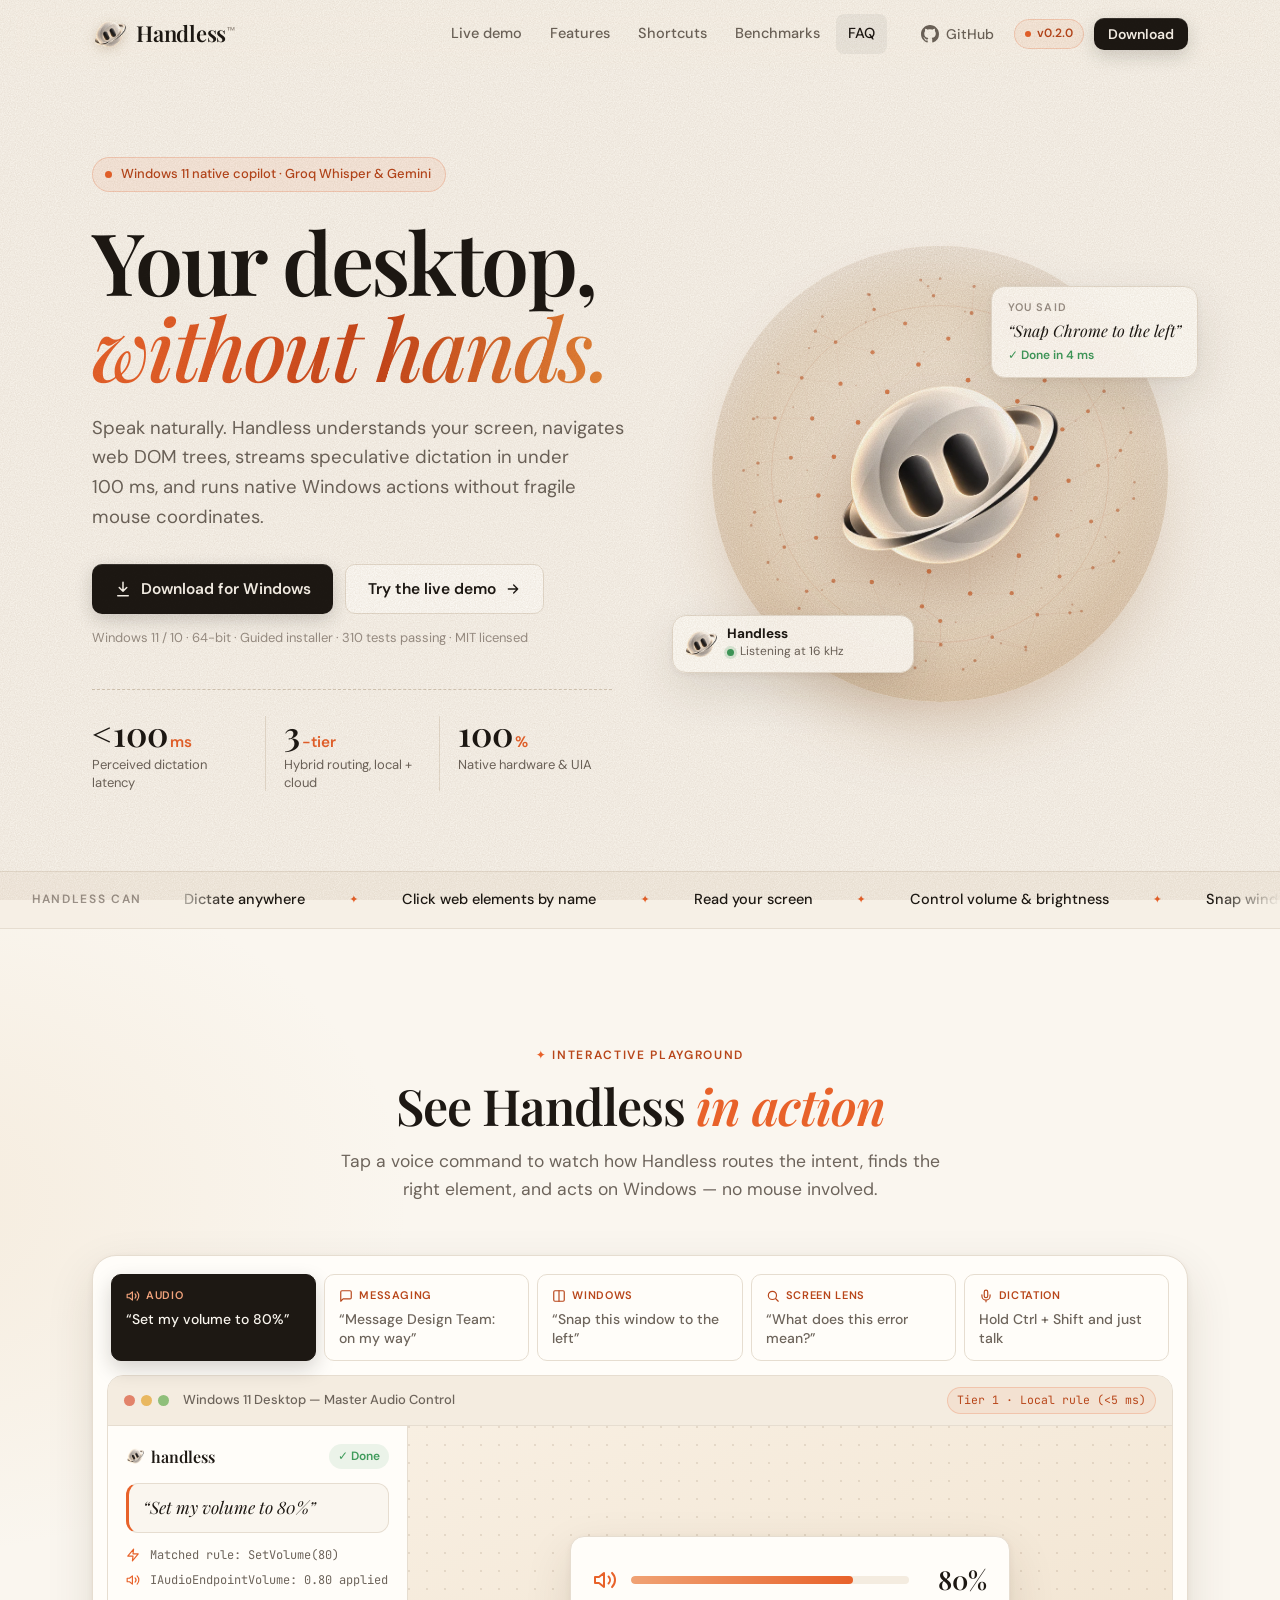
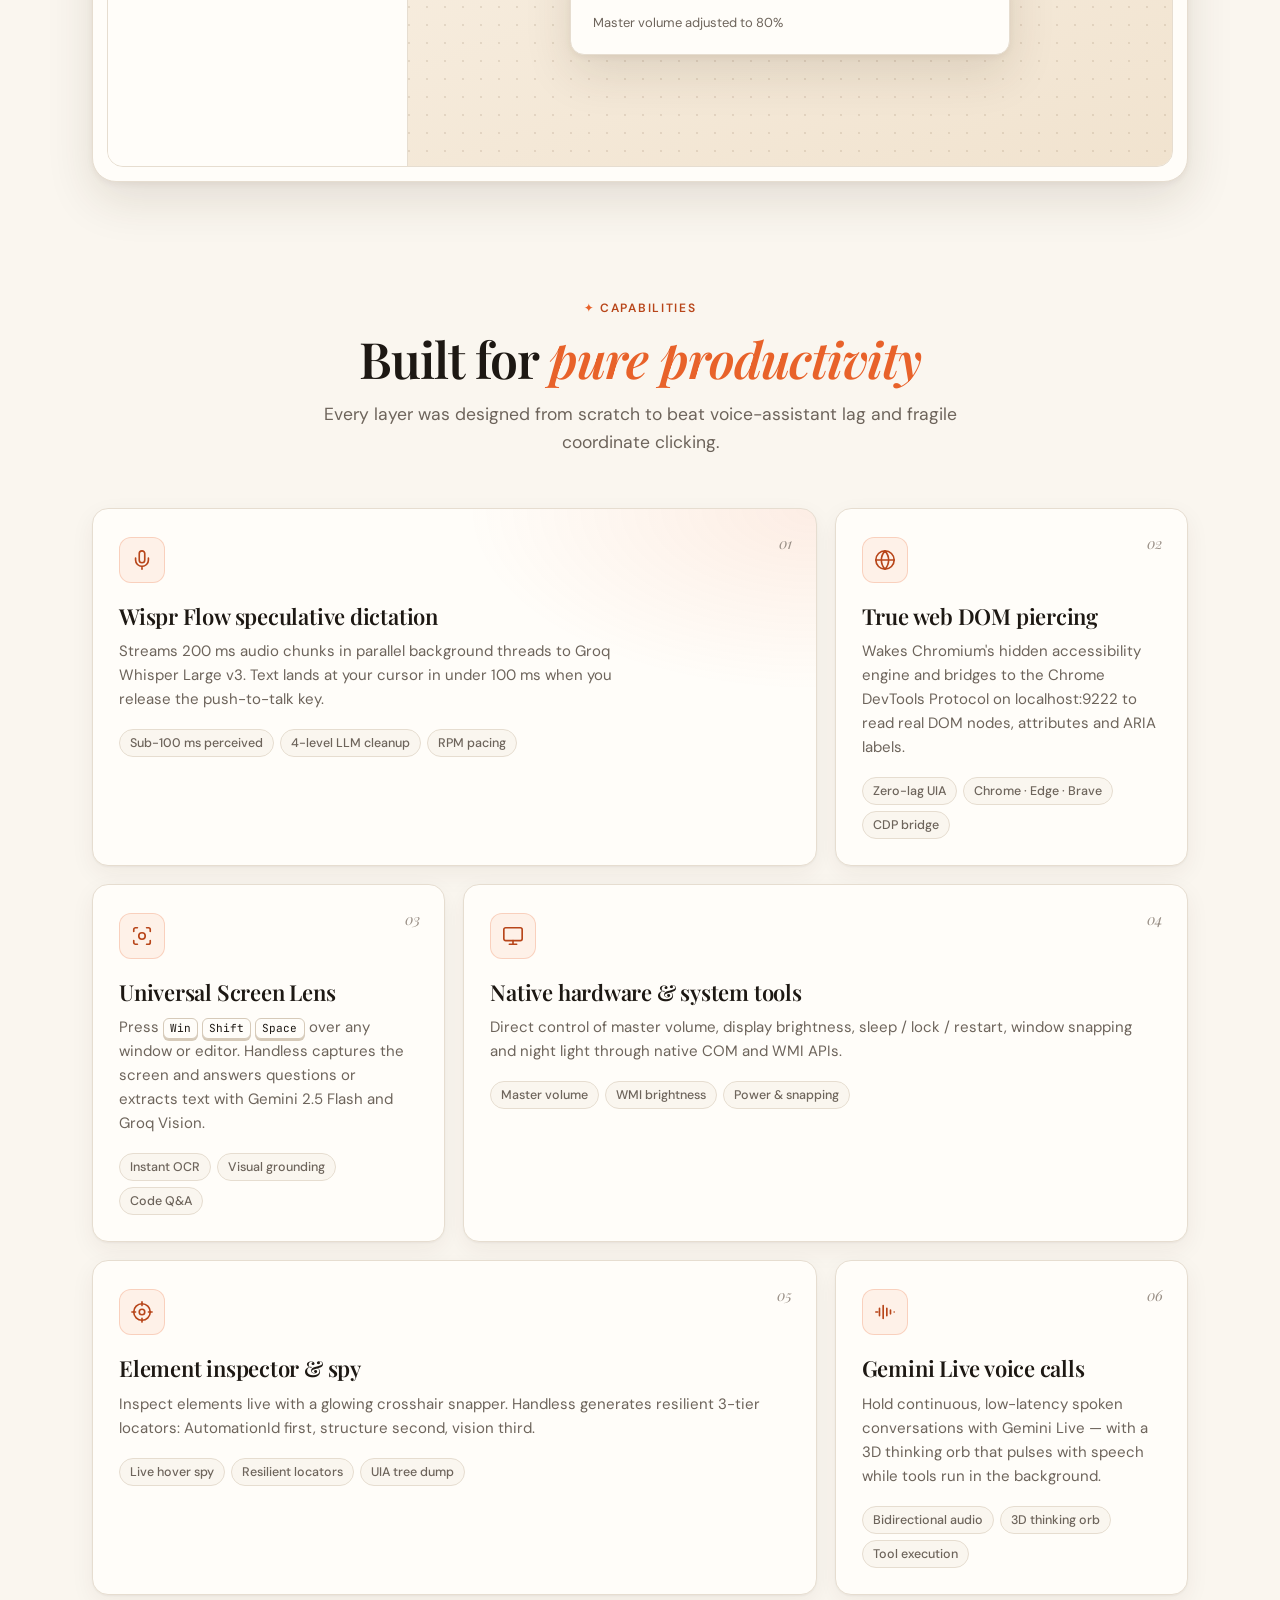
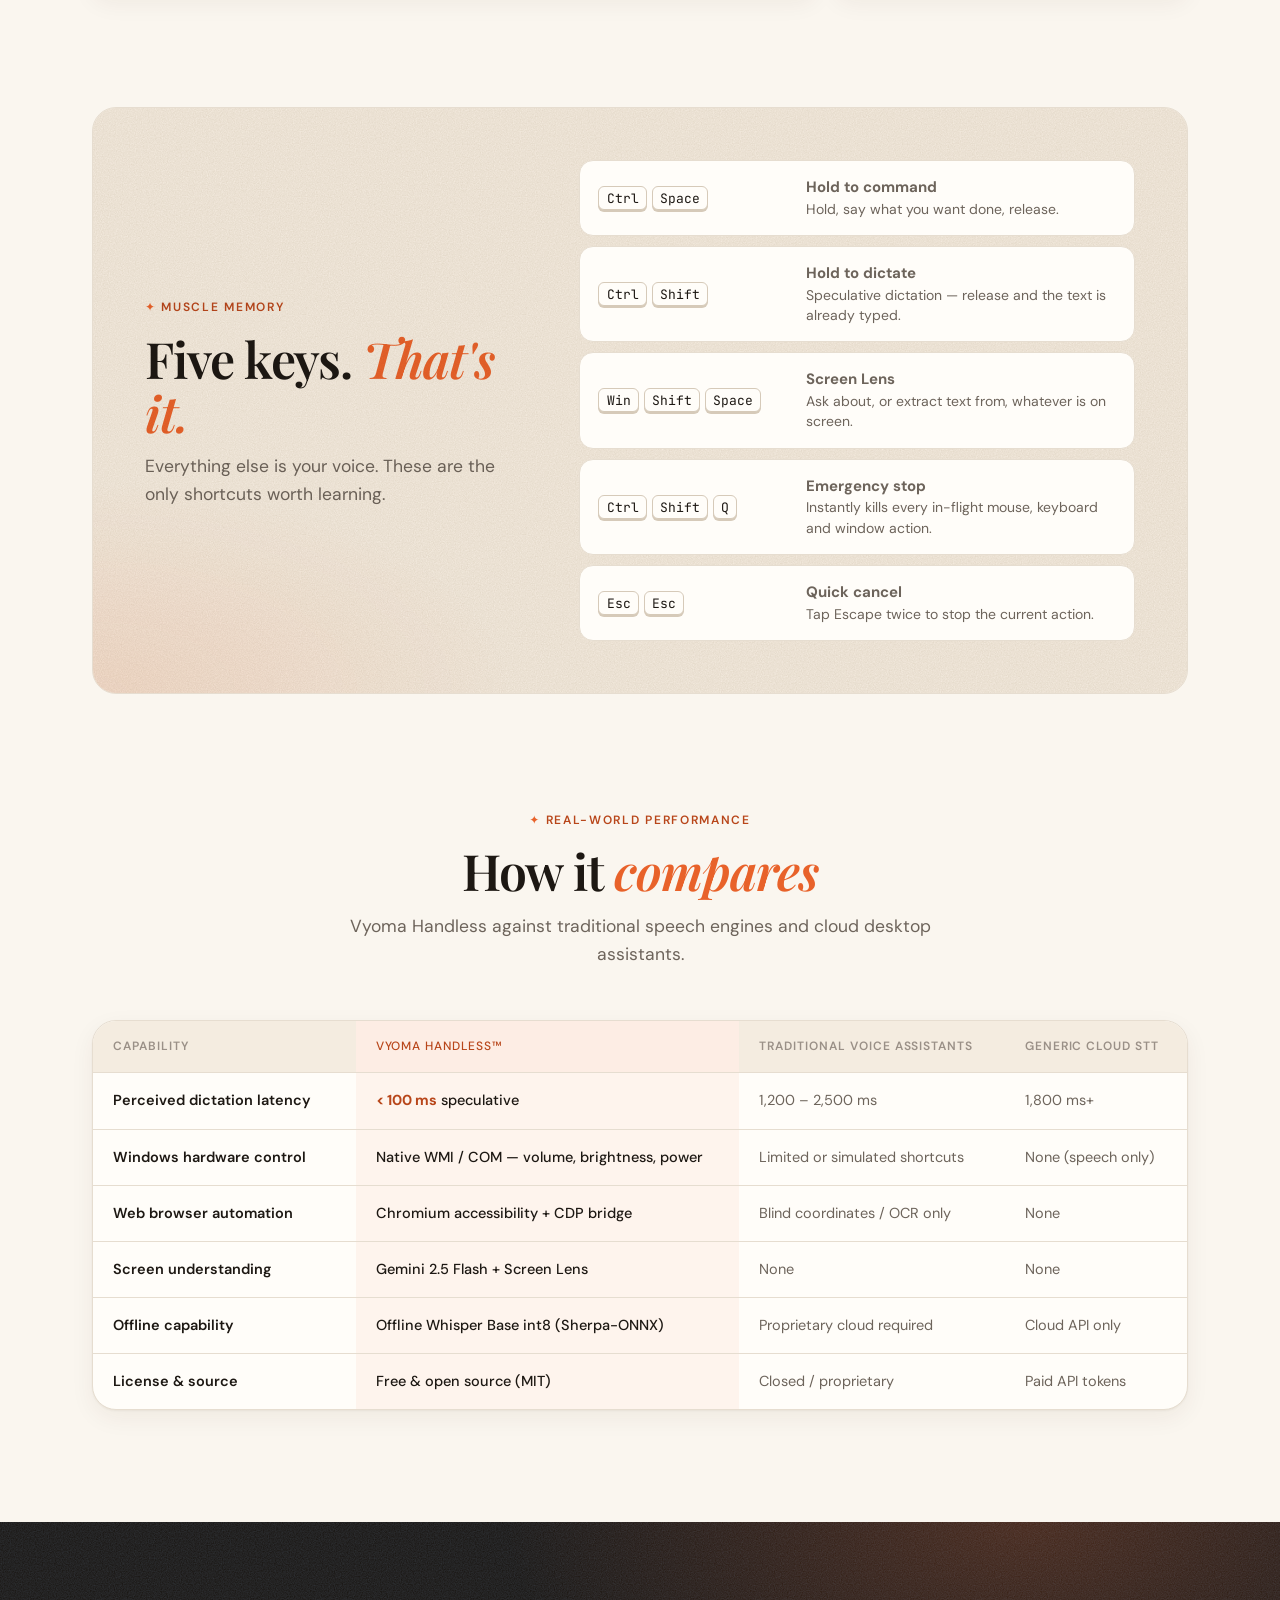
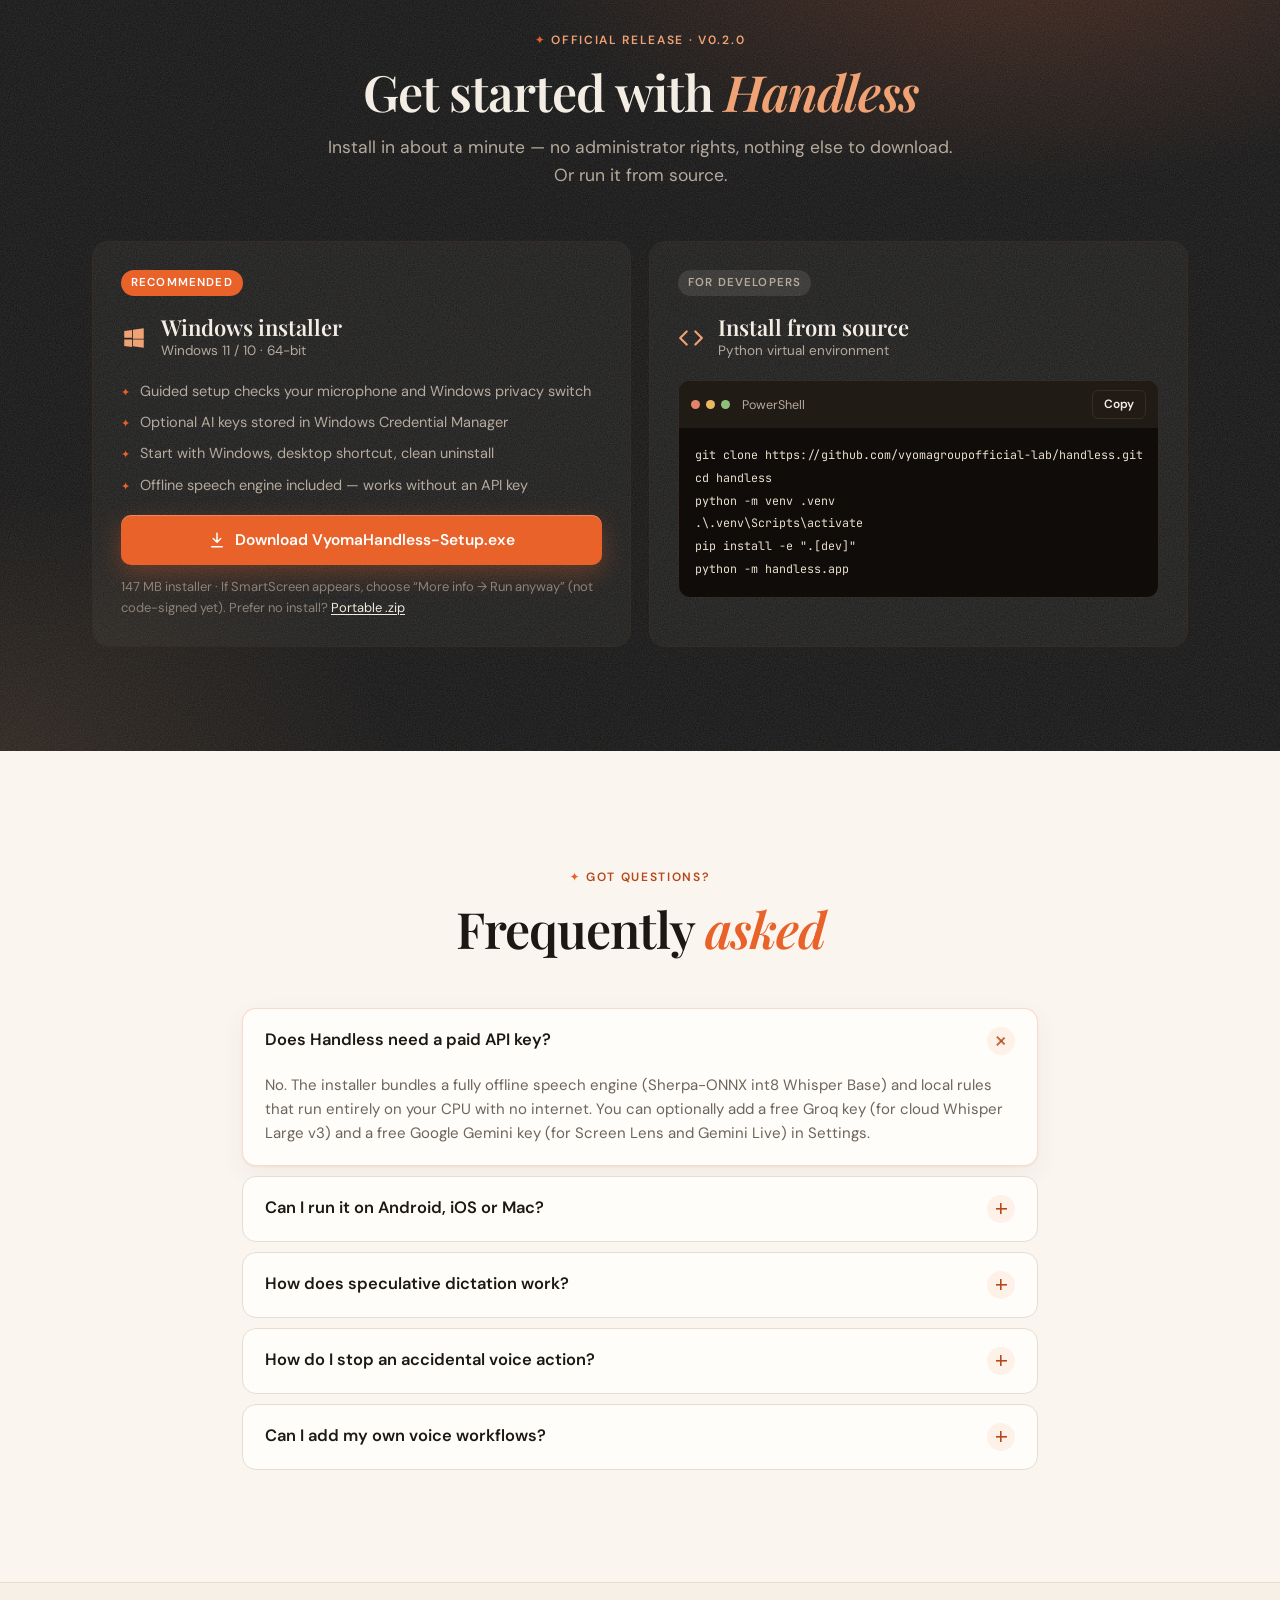
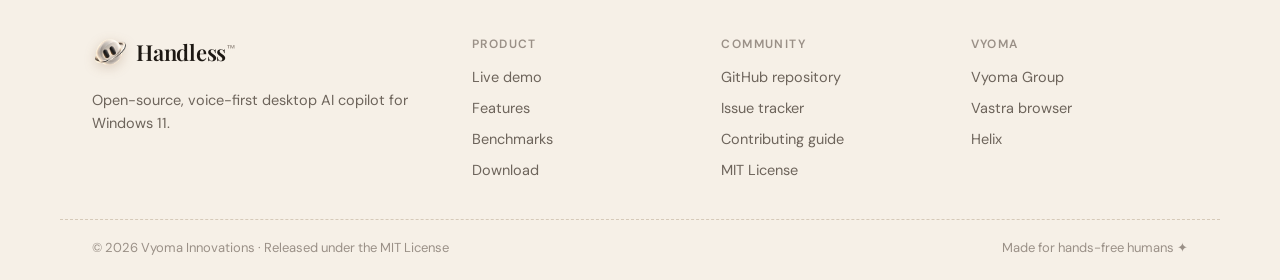
<file: website/index.html>
<!DOCTYPE html>
<html lang="en">
<head>
  <meta charset="UTF-8">
  <meta name="viewport" content="width=device-width, initial-scale=1.0, viewport-fit=cover">
  <title>Vyoma Handless™ — Your Desktop, Without Hands</title>
  <meta name="description" content="Voice-first desktop AI copilot for Windows 11 & 10. Speculative streaming dictation with sub-100ms latency, real-time screen vision, true web DOM piercing, and native hardware automation.">
  <meta name="keywords" content="voice assistant, desktop automation, windows 11, whisper large v3, gemini flash, speculative dictation, screen lens, hands-free, open source">
  <meta name="theme-color" content="#faf6ef">

  <!-- OpenGraph / Social Metadata -->
  <meta property="og:type" content="website">
  <meta property="og:url" content="https://handless.vyomagroup.online">
  <meta property="og:title" content="Vyoma Handless™ — Your Desktop, Without Hands">
  <meta property="og:description" content="Voice-first desktop AI copilot for Windows 11 & 10 with speculative streaming dictation, screen vision, and native hardware automation.">
  <meta property="og:image" content="https://handless.vyomagroup.online/assets/logo-512.png">

  <!-- Fonts (shared Vyoma family: Playfair Display + DM Sans) -->
  <link rel="preconnect" href="https://fonts.googleapis.com">
  <link rel="preconnect" href="https://fonts.gstatic.com" crossorigin>
  <link href="https://fonts.googleapis.com/css2?family=DM+Sans:ital,opsz,wght@0,9..40,300;0,9..40,400;0,9..40,500;0,9..40,600;0,9..40,700;1,9..40,400&family=Playfair+Display:ital,wght@0,500;0,600;0,700;1,500;1,600&family=JetBrains+Mono:wght@400;500&display=swap" rel="stylesheet">
  <link rel="stylesheet" href="style.css?v=2.2">
  <script>document.documentElement.classList.add('js');</script>
  <link rel="icon" type="image/png" href="assets/logo-96.png">
  <link rel="apple-touch-icon" href="assets/logo-512.png">
</head>
<body>

  <a class="skip-link" href="#main">Skip to content</a>

  <!-- Mobile-only notice (Handless is a Windows app) -->
  <div class="device-notice" id="deviceNotice" hidden>
    <svg viewBox="0 0 24 24" width="16" height="16" fill="none" stroke="currentColor" stroke-width="2" stroke-linecap="round" stroke-linejoin="round" aria-hidden="true"><rect x="2" y="3" width="20" height="14" rx="2"/><path d="M8 21h8M12 17v4"/></svg>
    <p><strong>Windows PC app.</strong> Browse everything here, then download on your Windows 11 / 10 computer.</p>
    <button class="device-notice-close" id="deviceNoticeClose" aria-label="Dismiss notice">&times;</button>
  </div>

  <!-- Navigation -->
  <header class="nav" id="nav">
    <div class="nav-inner">
      <a href="#top" class="brand" aria-label="Handless home">
        <img src="assets/logo-96.png" alt="" width="34" height="34" class="brand-logo">
        <span class="brand-name">Handless<sup>™</sup></span>
      </a>

      <nav class="nav-links" aria-label="Primary">
        <a href="#demo">Live demo</a>
        <a href="#features">Features</a>
        <a href="#shortcuts">Shortcuts</a>
        <a href="#benchmarks">Benchmarks</a>
        <a href="#faq">FAQ</a>
      </nav>

      <div class="nav-actions">
        <a href="https://github.com/vyomagroupofficial-lab/handless" target="_blank" rel="noopener" class="nav-github" aria-label="Handless on GitHub">
          <svg viewBox="0 0 24 24" width="18" height="18" fill="currentColor" aria-hidden="true"><path d="M12 0C5.37 0 0 5.37 0 12c0 5.31 3.435 9.795 8.205 11.385.6.105.825-.255.825-.57 0-.285-.015-1.23-.015-2.235-3.015.555-3.795-.735-4.035-1.41-.135-.345-.72-1.41-1.23-1.695-.42-.225-1.02-.78-.015-.795.945-.015 1.62.87 1.845 1.23 1.08 1.815 2.805 1.305 3.495.99.105-.78.42-1.305.765-1.605-2.67-.3-5.46-1.335-5.46-5.925 0-1.305.465-2.385 1.23-3.225-.12-.3-.54-1.53.12-3.18 0 0 1.005-.315 3.3 1.23.96-.27 1.98-.405 3-.405s2.04.135 3 .405c2.295-1.56 3.3-1.23 3.3-1.23.66 1.65.24 2.88.12 3.18.765.84 1.23 1.905 1.23 3.225 0 4.605-2.805 5.625-5.475 5.925.435.375.81 1.095.81 2.22 0 1.605-.015 2.895-.015 3.3 0 .315.225.69.825.57A12.02 12.02 0 0024 12c0-6.63-5.37-12-12-12z"/></svg>
          <span>GitHub</span>
        </a>
        <span class="version-chip"><span class="dot"></span>v0.2.0</span>
        <a href="#download" class="btn btn-dark btn-sm">Download</a>
        <button class="menu-btn" id="menuBtn" aria-label="Open menu" aria-expanded="false" aria-controls="mobileMenu">
          <span></span><span></span>
        </button>
      </div>
    </div>

    <!-- Mobile sheet -->
    <div class="mobile-menu" id="mobileMenu">
      <a href="#demo">Live demo</a>
      <a href="#features">Features</a>
      <a href="#shortcuts">Shortcuts</a>
      <a href="#benchmarks">Benchmarks</a>
      <a href="#download">Download</a>
      <a href="#faq">FAQ</a>
      <a href="https://github.com/vyomagroupofficial-lab/handless" target="_blank" rel="noopener">GitHub repository ↗</a>
      <p class="mobile-menu-note"><span class="dot"></span>Runs on Windows 11 / 10 (64-bit)</p>
    </div>
  </header>

  <main id="main">

    <!-- Hero -->
    <section class="hero" id="top">
      <div class="hero-copy">
        <span class="eyebrow rise"><span class="dot pulse"></span>Windows 11 native copilot · Groq Whisper &amp; Gemini</span>

        <h1 class="display rise">
          Your desktop,<br>
          <em>without hands.</em>
        </h1>

        <p class="lede rise">
          Speak naturally. Handless understands your screen, navigates web DOM trees, streams speculative dictation in under 100&nbsp;ms, and runs native Windows actions without fragile mouse coordinates.
        </p>

        <div class="cta-row rise">
          <a href="https://handless.vyomagroup.online/downloads/VyomaHandless-Setup.exe" download class="btn btn-dark btn-lg download-trigger">
            <svg viewBox="0 0 24 24" width="18" height="18" fill="none" stroke="currentColor" stroke-width="2" stroke-linecap="round" stroke-linejoin="round" aria-hidden="true"><path d="M12 15V3M7 10l5 5 5-5M5 21h14"/></svg>
            Download for Windows
          </a>
          <a href="#demo" class="btn btn-ghost btn-lg">
            Try the live demo
            <svg viewBox="0 0 24 24" width="16" height="16" fill="none" stroke="currentColor" stroke-width="2" stroke-linecap="round" stroke-linejoin="round" aria-hidden="true"><path d="M5 12h14M13 6l6 6-6 6"/></svg>
          </a>
        </div>
        <p class="fineprint rise">Windows 11 / 10 · 64-bit · Guided installer · 310 tests passing · MIT licensed</p>

        <dl class="hero-stats rise">
          <div><dt>&lt;100<small>ms</small></dt><dd>Perceived dictation latency</dd></div>
          <div><dt>3<small>-tier</small></dt><dd>Hybrid routing, local + cloud</dd></div>
          <div><dt>100<small>%</small></dt><dd>Native hardware &amp; UIA</dd></div>
        </dl>
      </div>

      <div class="hero-art rise" aria-hidden="true">
        <div class="art-frame">
          <canvas id="orbCanvas"></canvas>
          <img src="assets/logo-512.webp" alt="" class="art-logo" width="512" height="480">
          <div class="art-ring ring-1"></div>
          <div class="art-ring ring-2"></div>
        </div>

        <div class="float-card listen-card">
          <img src="assets/logo-96.png" alt="" width="34" height="34">
          <div>
            <strong>Handless</strong>
            <span><span class="live"></span>Listening at 16 kHz</span>
          </div>
          <div class="wave"><i></i><i></i><i></i><i></i><i></i><i></i><i></i></div>
        </div>

        <div class="float-card said-card">
          <span class="said-label">You said</span>
          <span class="said-text">“Snap Chrome to the left”</span>
          <span class="said-done">✓ Done in 4 ms</span>
        </div>
      </div>
    </section>

    <!-- Capability strip -->
    <div class="strip" aria-label="Handless can">
      <span class="strip-label">Handless can</span>
      <div class="strip-track">
        <div class="strip-row">
          <span>Dictate anywhere</span><span>Click web elements by name</span><span>Read your screen</span><span>Control volume &amp; brightness</span><span>Snap windows</span><span>Run offline</span><span>Record voice macros</span><span>Hold live voice calls</span>
        </div>
        <div class="strip-row" aria-hidden="true">
          <span>Dictate anywhere</span><span>Click web elements by name</span><span>Read your screen</span><span>Control volume &amp; brightness</span><span>Snap windows</span><span>Run offline</span><span>Record voice macros</span><span>Hold live voice calls</span>
        </div>
      </div>
    </div>

    <!-- Live demo -->
    <section id="demo" class="section">
      <header class="section-head reveal">
        <span class="kicker">Interactive playground</span>
        <h2 class="section-title">See Handless <em>in action</em></h2>
        <p class="section-desc">Tap a voice command to watch how Handless routes the intent, finds the right element, and acts on Windows — no mouse involved.</p>
      </header>

      <div class="sim reveal">
        <div class="sim-commands" role="tablist" aria-label="Voice commands">
          <button class="cmd active" role="tab" aria-selected="true" data-cmd="set_volume"><span class="cmd-kind"><svg viewBox="0 0 24 24" width="14" height="14" fill="none" stroke="currentColor" stroke-width="2" stroke-linecap="round" stroke-linejoin="round" aria-hidden="true"><path d="M11 5 6 9H2v6h4l5 4z"/><path d="M15.5 8.5a5 5 0 0 1 0 7M19 5a10 10 0 0 1 0 14"/></svg>Audio</span><span class="cmd-say">“Set my volume to 80%”</span></button>
          <button class="cmd" role="tab" aria-selected="false" data-cmd="whatsapp_msg"><span class="cmd-kind"><svg viewBox="0 0 24 24" width="14" height="14" fill="none" stroke="currentColor" stroke-width="2" stroke-linecap="round" stroke-linejoin="round" aria-hidden="true"><path d="M21 15a2 2 0 0 1-2 2H7l-4 4V5a2 2 0 0 1 2-2h14a2 2 0 0 1 2 2z"/></svg>Messaging</span><span class="cmd-say">“Message Design Team: on my way”</span></button>
          <button class="cmd" role="tab" aria-selected="false" data-cmd="snap_left"><span class="cmd-kind"><svg viewBox="0 0 24 24" width="14" height="14" fill="none" stroke="currentColor" stroke-width="2" stroke-linecap="round" stroke-linejoin="round" aria-hidden="true"><rect x="3" y="3" width="18" height="18" rx="2"/><path d="M12 3v18"/></svg>Windows</span><span class="cmd-say">“Snap this window to the left”</span></button>
          <button class="cmd" role="tab" aria-selected="false" data-cmd="screen_lens"><span class="cmd-kind"><svg viewBox="0 0 24 24" width="14" height="14" fill="none" stroke="currentColor" stroke-width="2" stroke-linecap="round" stroke-linejoin="round" aria-hidden="true"><circle cx="11" cy="11" r="7"/><path d="m21 21-4.3-4.3"/></svg>Screen Lens</span><span class="cmd-say">“What does this error mean?”</span></button>
          <button class="cmd" role="tab" aria-selected="false" data-cmd="spec_dictation"><span class="cmd-kind"><svg viewBox="0 0 24 24" width="14" height="14" fill="none" stroke="currentColor" stroke-width="2" stroke-linecap="round" stroke-linejoin="round" aria-hidden="true"><path d="M12 2a3 3 0 0 0-3 3v7a3 3 0 0 0 6 0V5a3 3 0 0 0-3-3z"/><path d="M19 10v2a7 7 0 0 1-14 0v-2M12 19v3"/></svg>Dictation</span><span class="cmd-say">Hold Ctrl + Shift and just talk</span></button>
        </div>

        <div class="sim-window">
          <div class="sim-bar">
            <span class="dots"><i></i><i></i><i></i></span>
            <span class="sim-title" id="simTitle">Windows 11 Desktop — Master Audio Control</span>
            <span class="sim-tier" id="simTierBadge">Tier 1 · Local rule (&lt;5 ms)</span>
          </div>

          <div class="sim-body">
            <aside class="sim-panel">
              <div class="sim-panel-head">
                <span class="sim-brand"><img src="assets/logo-96.png" alt="" width="18" height="18">handless</span>
                <span class="sim-state" id="simActionState">✓ Done</span>
              </div>
              <div class="sim-transcript" id="simTranscript">“Set my volume to 80%”</div>
              <ol class="sim-log" id="simActionLog"></ol>
            </aside>

            <div class="sim-stage" id="stagePlaceholder" aria-live="polite"></div>
          </div>
        </div>
      </div>
    </section>

    <!-- Features -->
    <section id="features" class="section">
      <header class="section-head reveal">
        <span class="kicker">Capabilities</span>
        <h2 class="section-title">Built for <em>pure productivity</em></h2>
        <p class="section-desc">Every layer was designed from scratch to beat voice-assistant lag and fragile coordinate clicking.</p>
      </header>

      <div class="feature-grid">
        <article class="feature feature-lead reveal">
          <div class="f-icon"><svg viewBox="0 0 24 24" width="22" height="22" fill="none" stroke="currentColor" stroke-width="1.8" stroke-linecap="round" stroke-linejoin="round"><path d="M12 2a3 3 0 0 0-3 3v7a3 3 0 0 0 6 0V5a3 3 0 0 0-3-3z"/><path d="M19 10v2a7 7 0 0 1-14 0v-2M12 19v3"/></svg></div>
          <span class="f-num">01</span>
          <h3>Wispr Flow speculative dictation</h3>
          <p>Streams 200 ms audio chunks in parallel background threads to Groq Whisper Large v3. Text lands at your cursor in under 100 ms when you release the push-to-talk key.</p>
          <ul class="tags"><li>Sub-100 ms perceived</li><li>4-level LLM cleanup</li><li>RPM pacing</li></ul>
        </article>

        <article class="feature reveal">
          <div class="f-icon"><svg viewBox="0 0 24 24" width="22" height="22" fill="none" stroke="currentColor" stroke-width="1.8" stroke-linecap="round" stroke-linejoin="round"><circle cx="12" cy="12" r="10"/><path d="M2 12h20M12 2a15.3 15.3 0 0 1 4 10 15.3 15.3 0 0 1-4 10 15.3 15.3 0 0 1-4-10 15.3 15.3 0 0 1 4-10z"/></svg></div>
          <span class="f-num">02</span>
          <h3>True web DOM piercing</h3>
          <p>Wakes Chromium's hidden accessibility engine and bridges to the Chrome DevTools Protocol on localhost:9222 to read real DOM nodes, attributes and ARIA labels.</p>
          <ul class="tags"><li>Zero-lag UIA</li><li>Chrome · Edge · Brave</li><li>CDP bridge</li></ul>
        </article>

        <article class="feature reveal">
          <div class="f-icon"><svg viewBox="0 0 24 24" width="22" height="22" fill="none" stroke="currentColor" stroke-width="1.8" stroke-linecap="round" stroke-linejoin="round"><path d="M3 7V5a2 2 0 0 1 2-2h2M17 3h2a2 2 0 0 1 2 2v2M21 17v2a2 2 0 0 1-2 2h-2M7 21H5a2 2 0 0 1-2-2v-2"/><circle cx="12" cy="12" r="3.5"/></svg></div>
          <span class="f-num">03</span>
          <h3>Universal Screen Lens</h3>
          <p>Press <kbd>Win</kbd> <kbd>Shift</kbd> <kbd>Space</kbd> over any window or editor. Handless captures the screen and answers questions or extracts text with Gemini 2.5 Flash and Groq Vision.</p>
          <ul class="tags"><li>Instant OCR</li><li>Visual grounding</li><li>Code Q&amp;A</li></ul>
        </article>

        <article class="feature feature-wide reveal">
          <div class="f-icon"><svg viewBox="0 0 24 24" width="22" height="22" fill="none" stroke="currentColor" stroke-width="1.8" stroke-linecap="round" stroke-linejoin="round"><rect x="2" y="3" width="20" height="14" rx="2"/><path d="M8 21h8M12 17v4"/></svg></div>
          <span class="f-num">04</span>
          <h3>Native hardware &amp; system tools</h3>
          <p>Direct control of master volume, display brightness, sleep / lock / restart, window snapping and night light through native COM and WMI APIs.</p>
          <ul class="tags"><li>Master volume</li><li>WMI brightness</li><li>Power &amp; snapping</li></ul>
        </article>

        <article class="feature feature-wide reveal">
          <div class="f-icon"><svg viewBox="0 0 24 24" width="22" height="22" fill="none" stroke="currentColor" stroke-width="1.8" stroke-linecap="round" stroke-linejoin="round"><circle cx="12" cy="12" r="9"/><circle cx="12" cy="12" r="3"/><path d="M12 1v4M12 19v4M1 12h4M19 12h4"/></svg></div>
          <span class="f-num">05</span>
          <h3>Element inspector &amp; spy</h3>
          <p>Inspect elements live with a glowing crosshair snapper. Handless generates resilient 3-tier locators: AutomationId first, structure second, vision third.</p>
          <ul class="tags"><li>Live hover spy</li><li>Resilient locators</li><li>UIA tree dump</li></ul>
        </article>

        <article class="feature reveal">
          <div class="f-icon"><svg viewBox="0 0 24 24" width="22" height="22" fill="none" stroke="currentColor" stroke-width="1.8" stroke-linecap="round" stroke-linejoin="round"><path d="M2 12h2M6 8v8M10 5v14M14 8v8M18 10v4M22 12h0"/></svg></div>
          <span class="f-num">06</span>
          <h3>Gemini Live voice calls</h3>
          <p>Hold continuous, low-latency spoken conversations with Gemini Live — with a 3D thinking orb that pulses with speech while tools run in the background.</p>
          <ul class="tags"><li>Bidirectional audio</li><li>3D thinking orb</li><li>Tool execution</li></ul>
        </article>
      </div>
    </section>

    <!-- Shortcuts -->
    <section id="shortcuts" class="section">
      <div class="shortcuts reveal">
        <div class="shortcuts-copy">
          <span class="kicker">Muscle memory</span>
          <h2 class="section-title">Five keys. <em>That's it.</em></h2>
          <p class="section-desc">Everything else is your voice. These are the only shortcuts worth learning.</p>
        </div>
        <ul class="key-list">
          <li><span class="keys"><kbd>Ctrl</kbd><kbd>Space</kbd></span><span><strong>Hold to command</strong>Hold, say what you want done, release.</span></li>
          <li><span class="keys"><kbd>Ctrl</kbd><kbd>Shift</kbd></span><span><strong>Hold to dictate</strong>Speculative dictation — release and the text is already typed.</span></li>
          <li><span class="keys"><kbd>Win</kbd><kbd>Shift</kbd><kbd>Space</kbd></span><span><strong>Screen Lens</strong>Ask about, or extract text from, whatever is on screen.</span></li>
          <li><span class="keys"><kbd>Ctrl</kbd><kbd>Shift</kbd><kbd>Q</kbd></span><span><strong>Emergency stop</strong>Instantly kills every in-flight mouse, keyboard and window action.</span></li>
          <li><span class="keys"><kbd>Esc</kbd><kbd>Esc</kbd></span><span><strong>Quick cancel</strong>Tap Escape twice to stop the current action.</span></li>
        </ul>
      </div>
    </section>

    <!-- Benchmarks -->
    <section id="benchmarks" class="section">
      <header class="section-head reveal">
        <span class="kicker">Real-world performance</span>
        <h2 class="section-title">How it <em>compares</em></h2>
        <p class="section-desc">Vyoma Handless against traditional speech engines and cloud desktop assistants.</p>
      </header>

      <div class="bench reveal">
        <table class="bench-table">
          <thead>
            <tr>
              <th scope="col">Capability</th>
              <th scope="col" class="us">Vyoma Handless™</th>
              <th scope="col">Traditional voice assistants</th>
              <th scope="col">Generic cloud STT</th>
            </tr>
          </thead>
          <tbody>
            <tr>
              <th scope="row">Perceived dictation latency</th>
              <td class="us" data-label="Handless"><span class="win">&lt; 100 ms</span> speculative</td>
              <td data-label="Voice assistants">1,200 – 2,500 ms</td>
              <td data-label="Cloud STT">1,800 ms+</td>
            </tr>
            <tr>
              <th scope="row">Windows hardware control</th>
              <td class="us" data-label="Handless">Native WMI / COM — volume, brightness, power</td>
              <td data-label="Voice assistants">Limited or simulated shortcuts</td>
              <td data-label="Cloud STT">None (speech only)</td>
            </tr>
            <tr>
              <th scope="row">Web browser automation</th>
              <td class="us" data-label="Handless">Chromium accessibility + CDP bridge</td>
              <td data-label="Voice assistants">Blind coordinates / OCR only</td>
              <td data-label="Cloud STT">None</td>
            </tr>
            <tr>
              <th scope="row">Screen understanding</th>
              <td class="us" data-label="Handless">Gemini 2.5 Flash + Screen Lens</td>
              <td data-label="Voice assistants">None</td>
              <td data-label="Cloud STT">None</td>
            </tr>
            <tr>
              <th scope="row">Offline capability</th>
              <td class="us" data-label="Handless">Offline Whisper Base int8 (Sherpa-ONNX)</td>
              <td data-label="Voice assistants">Proprietary cloud required</td>
              <td data-label="Cloud STT">Cloud API only</td>
            </tr>
            <tr>
              <th scope="row">License &amp; source</th>
              <td class="us" data-label="Handless">Free &amp; open source (MIT)</td>
              <td data-label="Voice assistants">Closed / proprietary</td>
              <td data-label="Cloud STT">Paid API tokens</td>
            </tr>
          </tbody>
        </table>
      </div>
    </section>

    <!-- Download -->
    <section id="download" class="download">
      <div class="download-inner">
        <header class="section-head reveal">
          <span class="kicker kicker-light">Official release · v0.2.0</span>
          <h2 class="section-title">Get started with <em>Handless</em></h2>
          <p class="section-desc">Install in about a minute — no administrator rights, nothing else to download. Or run it from source.</p>
        </header>

        <div class="dl-grid">
          <article class="dl-card reveal">
            <span class="dl-tag">Recommended</span>
            <div class="dl-os">
              <svg viewBox="0 0 24 24" width="26" height="26" fill="currentColor" aria-hidden="true"><path d="M3 5.6l7.2-1v7.1H3V5.6zM3 13.3h7.2v7.1L3 19.4v-6.1zM11 4.4L21 3v9.7h-10V4.4zM11 13.3h10V21l-10-1.4v-6.3z"/></svg>
              <div><h3>Windows installer</h3><p>Windows 11 / 10 · 64-bit</p></div>
            </div>
            <ul class="dl-meta">
              <li>Guided setup checks your microphone and Windows privacy switch</li>
              <li>Optional AI keys stored in Windows Credential Manager</li>
              <li>Start with Windows, desktop shortcut, clean uninstall</li>
              <li>Offline speech engine included — works without an API key</li>
            </ul>
            <a href="https://handless.vyomagroup.online/downloads/VyomaHandless-Setup.exe" download class="btn btn-orange btn-lg btn-block download-trigger">
              <svg viewBox="0 0 24 24" width="18" height="18" fill="none" stroke="currentColor" stroke-width="2" stroke-linecap="round" stroke-linejoin="round" aria-hidden="true"><path d="M12 15V3M7 10l5 5 5-5M5 21h14"/></svg>
              Download VyomaHandless-Setup.exe
            </a>
            <p class="fineprint">147 MB installer · If SmartScreen appears, choose “More info → Run anyway” (not code-signed yet). Prefer no install? <a href="https://handless.vyomagroup.online/downloads/VyomaHandless-v0.2.0-windows-x64.zip" download>Portable .zip</a></p>
          </article>

          <article class="dl-card reveal">
            <span class="dl-tag dl-tag-muted">For developers</span>
            <div class="dl-os">
              <svg viewBox="0 0 24 24" width="26" height="26" fill="none" stroke="currentColor" stroke-width="2" stroke-linecap="round" stroke-linejoin="round" aria-hidden="true"><path d="M16 18l6-6-6-6M8 6l-6 6 6 6"/></svg>
              <div><h3>Install from source</h3><p>Python virtual environment</p></div>
            </div>
            <div class="terminal">
              <div class="terminal-bar">
                <span class="dots"><i></i><i></i><i></i></span>
                <span>PowerShell</span>
                <button class="copy-btn" id="copyInstall" type="button">Copy</button>
              </div>
<pre><code id="installCode">git clone https://github.com/vyomagroupofficial-lab/handless.git
cd handless
python -m venv .venv
.\.venv\Scripts\activate
pip install -e ".[dev]"
python -m handless.app</code></pre>
            </div>
          </article>
        </div>
      </div>
    </section>

    <!-- FAQ -->
    <section id="faq" class="section section-narrow">
      <header class="section-head reveal">
        <span class="kicker">Got questions?</span>
        <h2 class="section-title">Frequently <em>asked</em></h2>
      </header>

      <div class="faq reveal">
        <details open>
          <summary>Does Handless need a paid API key?</summary>
          <p>No. The installer bundles a fully offline speech engine (Sherpa-ONNX int8 Whisper Base) and local rules that run entirely on your CPU with no internet. You can optionally add a free Groq key (for cloud Whisper Large v3) and a free Google Gemini key (for Screen Lens and Gemini Live) in Settings.</p>
        </details>
        <details>
          <summary>Can I run it on Android, iOS or Mac?</summary>
          <p><strong>Handless is Windows 11 / 10 (64-bit) only.</strong> It hooks deep into Windows subsystems — UI Automation (UIA COM), Core Audio endpoints, WMI brightness and Win32 window management — which don't exist on Android or iOS. Read the docs and try the demo here on your phone, then download on your Windows PC.</p>
        </details>
        <details>
          <summary>How does speculative dictation work?</summary>
          <p>While you hold <kbd>Ctrl</kbd> <kbd>Shift</kbd>, Handless buffers the mic stream into 200 ms frames and pre-transcribes finished phrases in parallel background threads. By the time you release the keys the text is already transcribed, so it's typed into your app in under 100 ms.</p>
        </details>
        <details>
          <summary>How do I stop an accidental voice action?</summary>
          <p>Press <kbd>Ctrl</kbd> <kbd>Shift</kbd> <kbd>Q</kbd> — or tap <kbd>Esc</kbd> twice — at any time. The emergency stop instantly kills all in-flight mouse, keyboard and window automation.</p>
        </details>
        <details>
          <summary>Can I add my own voice workflows?</summary>
          <p>Yes. Say “start macro recording” to record your own keystrokes and clicks into a voice macro. Developers can add patterns to <code>LocalRuleParser</code> or write native Python plugins.</p>
        </details>
      </div>
    </section>

  </main>

  <!-- Footer -->
  <footer class="foot">
    <div class="foot-inner">
      <div class="foot-brand">
        <a href="#top" class="brand">
          <img src="assets/logo-96.png" alt="" width="30" height="30" class="brand-logo">
          <span class="brand-name">Handless<sup>™</sup></span>
        </a>
        <p>Open-source, voice-first desktop AI copilot for Windows 11.</p>
      </div>
      <div class="foot-col">
        <h4>Product</h4>
        <a href="#demo">Live demo</a>
        <a href="#features">Features</a>
        <a href="#benchmarks">Benchmarks</a>
        <a href="#download">Download</a>
      </div>
      <div class="foot-col">
        <h4>Community</h4>
        <a href="https://github.com/vyomagroupofficial-lab/handless" target="_blank" rel="noopener">GitHub repository</a>
        <a href="https://github.com/vyomagroupofficial-lab/handless/issues" target="_blank" rel="noopener">Issue tracker</a>
        <a href="https://github.com/vyomagroupofficial-lab/handless/blob/main/CONTRIBUTING.md" target="_blank" rel="noopener">Contributing guide</a>
        <a href="https://github.com/vyomagroupofficial-lab/handless/blob/main/LICENSE" target="_blank" rel="noopener">MIT License</a>
      </div>
      <div class="foot-col">
        <h4>Vyoma</h4>
        <a href="https://vyomagroup.online/" target="_blank" rel="noopener">Vyoma Group</a>
        <a href="https://vastra.vyomagroup.online/" target="_blank" rel="noopener">Vastra browser</a>
        <a href="https://helix.vyomagroup.online/" target="_blank" rel="noopener">Helix</a>
      </div>
    </div>
    <div class="foot-base">
      <span>© 2026 Vyoma Innovations · Released under the MIT License</span>
      <span>Made for hands-free humans ✦</span>
    </div>
  </footer>

  <!-- Mobile download dialog -->
  <div class="modal" id="mobileModal" role="dialog" aria-modal="true" aria-labelledby="modalTitle" hidden>
    <div class="modal-card">
      <button class="modal-close" id="modalClose" aria-label="Close">&times;</button>
      <span class="modal-badge">Windows PC only</span>
      <h3 id="modalTitle">Download it on your PC</h3>
      <p>Handless is a native 64-bit Windows app for Windows 11 / 10. It can't install on phones or tablets — send the link to your computer instead.</p>
      <button class="btn btn-dark btn-block" id="btnCopyDesktopLink" type="button">
        <svg viewBox="0 0 24 24" width="16" height="16" fill="none" stroke="currentColor" stroke-width="2" stroke-linecap="round" stroke-linejoin="round" aria-hidden="true"><rect x="9" y="9" width="13" height="13" rx="2"/><path d="M5 15H4a2 2 0 0 1-2-2V4a2 2 0 0 1 2-2h9a2 2 0 0 1 2 2v1"/></svg>
        <span>Copy PC download link</span>
      </button>
      <a href="https://github.com/vyomagroupofficial-lab/handless" target="_blank" rel="noopener" class="btn btn-ghost btn-block">Star on GitHub</a>
      <a href="https://handless.vyomagroup.online/downloads/VyomaHandless-Setup.exe" download class="modal-anyway">Download the file anyway</a>
    </div>
  </div>

  <script src="app.js?v=2.2"></script>
</body>
</html>
</file>
<file: public_html/style.css>
/* ============================================================
   Vyoma Handless™ — Landing page styles
   Warm paper theme, shared with the Vyoma family (Vastra, Helix)
   handless.vyomagroup.online
   ============================================================ */

:root {
  --orange: #e8622a;
  --orange-hover: #d4561f;
  --orange-deep: #b8461a;
  --orange-soft: rgba(232, 98, 42, 0.08);
  --orange-border: rgba(232, 98, 42, 0.22);

  --bg: #faf6ef;
  --bg-warm: #f4ece0;
  --bg-card: #fffdf9;
  --bg-dark: #17130f;
  --bg-dark-2: #211b15;

  --text: #1d1813;
  --text-muted: #6d645b;
  --text-faint: #9a9087;
  --text-light: #f3ede4;
  --text-light-muted: #b5aa9d;

  --border: #e6ddd0;
  --border-strong: #d6cab9;
  --border-dark: #352d25;

  --green: #3f9b5b;

  --font-heading: 'Playfair Display', Georgia, serif;
  --font-body: 'DM Sans', system-ui, -apple-system, 'Segoe UI', sans-serif;
  --font-mono: 'JetBrains Mono', ui-monospace, Consolas, monospace;

  --max: 1160px;
  --gutter: clamp(16px, 4vw, 32px);
  --r-sm: 10px;
  --r-md: 16px;
  --r-lg: 24px;
  --nav-h: 68px;

  --shadow-soft: 0 1px 2px rgba(60, 40, 20, .05), 0 8px 24px rgba(60, 40, 20, .06);
  --shadow-pop: 0 2px 6px rgba(60, 40, 20, .06), 0 18px 48px rgba(60, 40, 20, .12);
  --ease: cubic-bezier(.2, .7, .2, 1);

  /* paper grain, generated inline so there is no extra request */
  --grain: url("data:image/svg+xml,%3Csvg xmlns='http://www.w3.org/2000/svg' width='220' height='220'%3E%3Cfilter id='n'%3E%3CfeTurbulence type='fractalNoise' baseFrequency='.85' numOctaves='3' stitchTiles='stitch'/%3E%3CfeColorMatrix values='0 0 0 0 .35 0 0 0 0 .24 0 0 0 0 .14 0 0 0 .55 0'/%3E%3C/filter%3E%3Crect width='100%25' height='100%25' filter='url(%23n)'/%3E%3C/svg%3E");
}

*, *::before, *::after { box-sizing: border-box; }
* { margin: 0; }

html {
  scroll-behavior: smooth;
  scroll-padding-top: calc(var(--nav-h) + 12px);
  -webkit-text-size-adjust: 100%;
}

body {
  background-color: var(--bg);
  background-image:
    radial-gradient(1100px 620px at 85% -8%, rgba(232, 98, 42, .10), transparent 60%),
    radial-gradient(900px 600px at -10% 18%, rgba(214, 170, 110, .14), transparent 60%);
  background-repeat: no-repeat;
  color: var(--text);
  font-family: var(--font-body);
  font-size: 16px;
  line-height: 1.6;
  -webkit-font-smoothing: antialiased;
  overflow-x: hidden;
  min-height: 100vh;
}

/* Grain overlay over the whole page */
body::before {
  content: "";
  position: fixed;
  inset: 0;
  z-index: 100;
  pointer-events: none;
  background-image: var(--grain);
  opacity: .38;
  mix-blend-mode: multiply;
}

img, svg, canvas { display: block; max-width: 100%; }
a { color: inherit; text-decoration: none; }
button { font: inherit; color: inherit; cursor: pointer; background: none; border: 0; }
::selection { background: rgba(232, 98, 42, .22); }

:focus-visible {
  outline: 2px solid var(--orange);
  outline-offset: 3px;
  border-radius: 6px;
}

.skip-link {
  position: absolute;
  left: 12px;
  top: -60px;
  z-index: 200;
  background: var(--text);
  color: var(--bg);
  padding: 10px 14px;
  border-radius: var(--r-sm);
}
.skip-link:focus { top: 12px; }

em { font-style: italic; color: var(--orange); }

kbd {
  display: inline-block;
  font-family: var(--font-mono);
  font-size: .78em;
  line-height: 1;
  padding: .38em .55em .32em;
  border-radius: 6px;
  background: var(--bg-card);
  border: 1px solid var(--border-strong);
  box-shadow: 0 2px 0 var(--border-strong);
  color: var(--text);
  white-space: nowrap;
}

code { font-family: var(--font-mono); font-size: .9em; }

.dot {
  width: 7px;
  height: 7px;
  border-radius: 50%;
  background: var(--orange);
  display: inline-block;
  flex-shrink: 0;
}
.dot.pulse { animation: pulse 2s ease-in-out infinite; }

@keyframes pulse {
  0%, 100% { box-shadow: 0 0 0 0 rgba(232, 98, 42, .45); }
  50% { box-shadow: 0 0 0 6px rgba(232, 98, 42, 0); }
}

/* ---------- Buttons ---------- */
.btn {
  display: inline-flex;
  align-items: center;
  justify-content: center;
  gap: 9px;
  padding: 11px 18px;
  border-radius: var(--r-sm);
  font-weight: 600;
  font-size: 15px;
  line-height: 1.2;
  white-space: nowrap;
  transition: transform .2s var(--ease), background .2s, box-shadow .2s, border-color .2s, color .2s;
  -webkit-tap-highlight-color: transparent;
}
.btn:active { transform: translateY(1px) scale(.99); }
.btn-sm { padding: 8px 14px; font-size: 14px; }
.btn-lg { padding: 14px 22px; font-size: 15.5px; min-height: 50px; }
.btn-block { width: 100%; }

.btn-dark {
  background: var(--text);
  color: var(--bg);
  box-shadow: 0 1px 0 rgba(255, 255, 255, .12) inset, 0 6px 18px rgba(29, 24, 19, .18);
}
.btn-dark:hover { background: #000; transform: translateY(-1px); }

.btn-orange {
  background: var(--orange);
  color: #fff;
  box-shadow: 0 1px 0 rgba(255, 255, 255, .25) inset, 0 8px 24px rgba(232, 98, 42, .32);
}
.btn-orange:hover { background: var(--orange-hover); transform: translateY(-1px); }

.btn-ghost {
  background: var(--bg-card);
  color: var(--text);
  border: 1px solid var(--border);
}
.btn-ghost:hover { border-color: var(--orange-border); color: var(--orange-deep); transform: translateY(-1px); }

/* ---------- Mobile device notice ---------- */
.device-notice {
  display: flex;
  align-items: center;
  gap: 10px;
  padding: 10px var(--gutter);
  background: var(--bg-dark);
  color: var(--text-light);
  font-size: 13px;
  line-height: 1.4;
}
.device-notice[hidden] { display: none; }
.device-notice svg { color: var(--orange); flex-shrink: 0; }
.device-notice p { flex: 1; }
.device-notice-close {
  font-size: 22px;
  line-height: 1;
  padding: 4px 8px;
  color: var(--text-light-muted);
}

/* ---------- Navigation ---------- */
.nav {
  position: sticky;
  top: 0;
  z-index: 50;
  background: rgba(250, 246, 239, .78);
  backdrop-filter: saturate(1.4) blur(14px);
  -webkit-backdrop-filter: saturate(1.4) blur(14px);
  border-bottom: 1px solid transparent;
  transition: border-color .25s, background .25s;
}
.nav.scrolled { border-bottom-color: var(--border); background: rgba(250, 246, 239, .9); }

.nav-inner {
  max-width: var(--max);
  margin: 0 auto;
  height: var(--nav-h);
  padding: 0 var(--gutter);
  display: flex;
  align-items: center;
  gap: 24px;
}

.brand { display: inline-flex; align-items: center; gap: 10px; }
.brand-logo { width: 34px; height: 34px; object-fit: contain; filter: drop-shadow(0 3px 6px rgba(120, 70, 30, .2)); }
.brand-name {
  font-family: var(--font-heading);
  font-size: 22px;
  font-weight: 600;
  letter-spacing: -.01em;
}
.brand-name sup { font-family: var(--font-body); font-size: 10px; font-weight: 500; color: var(--text-faint); margin-left: 1px; }

.nav-links { display: flex; gap: 4px; margin-left: auto; }
.nav-links a {
  font-size: 14.5px;
  font-weight: 500;
  color: var(--text-muted);
  padding: 8px 12px;
  border-radius: 8px;
  transition: color .2s, background .2s;
}
.nav-links a:hover, .nav-links a.active { color: var(--text); background: rgba(29, 24, 19, .05); }

.nav-actions { display: flex; align-items: center; gap: 10px; }
.nav-github {
  display: inline-flex;
  align-items: center;
  gap: 7px;
  font-size: 14px;
  font-weight: 500;
  color: var(--text-muted);
  padding: 8px 10px;
  border-radius: 8px;
}
.nav-github:hover { color: var(--text); }

.version-chip {
  display: inline-flex;
  align-items: center;
  gap: 6px;
  font-size: 12px;
  font-weight: 600;
  color: var(--orange-deep);
  background: var(--orange-soft);
  border: 1px solid var(--orange-border);
  padding: 4px 10px;
  border-radius: 999px;
}
.version-chip .dot { width: 6px; height: 6px; }

.menu-btn {
  display: none;
  width: 42px;
  height: 42px;
  border-radius: 10px;
  border: 1px solid var(--border);
  background: var(--bg-card);
  position: relative;
}
.menu-btn span {
  position: absolute;
  left: 12px;
  right: 12px;
  height: 1.8px;
  background: var(--text);
  border-radius: 2px;
  transition: transform .3s var(--ease), top .3s var(--ease);
}
.menu-btn span:first-child { top: 16px; }
.menu-btn span:last-child { top: 23px; }
.menu-btn[aria-expanded="true"] span:first-child { top: 20px; transform: rotate(45deg); }
.menu-btn[aria-expanded="true"] span:last-child { top: 20px; transform: rotate(-45deg); }

.mobile-menu {
  display: none;
  flex-direction: column;
  padding: 8px var(--gutter) 20px;
  border-top: 1px solid var(--border);
  background: var(--bg);
}
.mobile-menu a {
  font-family: var(--font-heading);
  font-size: 24px;
  padding: 12px 0;
  border-bottom: 1px solid var(--border);
}
.mobile-menu a:last-of-type { font-family: var(--font-body); font-size: 15px; color: var(--text-muted); border-bottom: 0; }
.mobile-menu-note { display: flex; align-items: center; gap: 8px; margin-top: 8px; font-size: 13px; color: var(--text-muted); }

/* ---------- Shared section layout ---------- */
.section {
  max-width: var(--max);
  margin: 0 auto;
  padding: clamp(64px, 10vw, 112px) var(--gutter) 0;
}
.section-narrow { max-width: 860px; }

.section-head { text-align: center; max-width: 640px; margin: 0 auto clamp(32px, 5vw, 52px); }

.kicker {
  display: inline-block;
  font-size: 12px;
  font-weight: 600;
  letter-spacing: .14em;
  text-transform: uppercase;
  color: var(--orange-deep);
  margin-bottom: 14px;
}
.kicker::before { content: "✦ "; color: var(--orange); }
.kicker-light { color: #f0a274; }

.section-title {
  font-family: var(--font-heading);
  font-weight: 600;
  font-size: clamp(32px, 5vw, 50px);
  line-height: 1.08;
  letter-spacing: -.02em;
}
.section-desc { margin-top: 14px; color: var(--text-muted); font-size: clamp(15.5px, 1.8vw, 17.5px); }

/* ---------- Hero ---------- */
.hero {
  max-width: var(--max);
  margin: 0 auto;
  padding: clamp(40px, 7vw, 88px) var(--gutter) clamp(48px, 7vw, 80px);
  display: grid;
  grid-template-columns: 1.08fr 1fr;
  align-items: center;
  gap: clamp(32px, 5vw, 64px);
}

.eyebrow {
  display: inline-flex;
  align-items: center;
  gap: 9px;
  font-size: 13px;
  font-weight: 500;
  color: var(--orange-deep);
  background: var(--orange-soft);
  border: 1px solid var(--orange-border);
  padding: 6px 14px 6px 12px;
  border-radius: 999px;
  margin-bottom: 26px;
}

.display {
  font-family: var(--font-heading);
  font-weight: 600;
  font-size: clamp(46px, 7.4vw, 86px);
  line-height: 1;
  letter-spacing: -.03em;
}
.display em {
  font-weight: 500;
  background: linear-gradient(100deg, #e8622a 10%, #c9471a 55%, #e88a3a 100%);
  -webkit-background-clip: text;
  background-clip: text;
  color: transparent;
  padding-right: .06em;
}

.lede {
  margin-top: 24px;
  max-width: 34em;
  font-size: clamp(16px, 1.9vw, 18.5px);
  color: var(--text-muted);
}

.cta-row { display: flex; flex-wrap: wrap; gap: 12px; margin-top: 32px; }
.fineprint { margin-top: 14px; font-size: 13px; color: var(--text-faint); }

.hero-stats {
  display: grid;
  grid-template-columns: repeat(3, 1fr);
  margin-top: 40px;
  padding-top: 26px;
  border-top: 1px dashed var(--border-strong);
  max-width: 520px;
}
.hero-stats div { padding-right: 16px; }
.hero-stats div + div { padding-left: 18px; border-left: 1px solid var(--border); }
.hero-stats dt { font-family: var(--font-heading); font-size: clamp(26px, 3.4vw, 34px); font-weight: 600; line-height: 1; }
.hero-stats dt small { font-family: var(--font-body); font-size: .45em; font-weight: 600; color: var(--orange); margin-left: 2px; }
.hero-stats dd { margin-top: 6px; font-size: 13px; color: var(--text-muted); line-height: 1.35; }

/* Hero art */
.hero-art { position: relative; aspect-ratio: 1 / 1; width: 100%; max-width: 540px; justify-self: center; }

.art-frame {
  position: absolute;
  inset: 4%;
  border-radius: 50%;
  background:
    radial-gradient(circle at 50% 45%, #fffaf2 0%, #f6ead9 45%, #ecd9c0 100%);
  box-shadow:
    inset 0 -30px 60px rgba(180, 110, 50, .14),
    inset 0 20px 40px rgba(255, 255, 255, .8),
    0 40px 80px -30px rgba(140, 80, 30, .35);
  overflow: hidden;
}
.art-frame::after {
  /* textured paper inside the disc */
  content: "";
  position: absolute;
  inset: 0;
  background-image: var(--grain);
  opacity: .5;
  mix-blend-mode: multiply;
}
#orbCanvas { position: absolute; inset: 0; width: 100%; height: 100%; }

.art-logo {
  position: absolute;
  left: 50%;
  top: 50%;
  width: 52%;
  height: auto;
  transform: translate(-50%, -50%);
  filter: drop-shadow(0 24px 30px rgba(120, 60, 20, .28));
  animation: bob 6s ease-in-out infinite;
  z-index: 2;
}
@keyframes bob {
  0%, 100% { transform: translate(-50%, -50%) rotate(-2deg); }
  50% { transform: translate(-50%, -54%) rotate(2deg); }
}

.art-ring {
  position: absolute;
  border-radius: 50%;
  border: 1px dashed rgba(184, 70, 26, .25);
  pointer-events: none;
}
.ring-1 { inset: -2%; animation: spin 60s linear infinite; }
.ring-2 { inset: 13%; border-style: solid; border-color: rgba(184, 70, 26, .10); }
@keyframes spin { to { transform: rotate(360deg); } }

.float-card {
  position: absolute;
  z-index: 3;
  background: rgba(255, 253, 249, .92);
  backdrop-filter: blur(10px);
  -webkit-backdrop-filter: blur(10px);
  border: 1px solid var(--border);
  border-radius: 14px;
  box-shadow: var(--shadow-pop);
}
.listen-card {
  left: -4%;
  bottom: 10%;
  display: flex;
  align-items: center;
  gap: 10px;
  padding: 10px 14px 10px 10px;
  animation: floaty 7s ease-in-out infinite;
}
.listen-card img { width: 34px; height: 34px; object-fit: contain; }
.listen-card strong { display: block; font-size: 13.5px; line-height: 1.2; }
.listen-card div > span { display: flex; align-items: center; gap: 6px; font-size: 12px; color: var(--text-muted); }
.live { width: 7px; height: 7px; border-radius: 50%; background: var(--green); box-shadow: 0 0 0 3px rgba(63, 155, 91, .18); }

.wave { display: flex; align-items: center; gap: 3px; height: 24px; margin-left: 6px; }
.wave i { width: 3px; border-radius: 2px; background: var(--orange); animation: wave 1.1s ease-in-out infinite; }
.wave i:nth-child(1) { animation-delay: -.9s; }
.wave i:nth-child(2) { animation-delay: -.7s; }
.wave i:nth-child(3) { animation-delay: -.5s; }
.wave i:nth-child(4) { animation-delay: -.3s; }
.wave i:nth-child(5) { animation-delay: -.6s; }
.wave i:nth-child(6) { animation-delay: -.2s; }
.wave i:nth-child(7) { animation-delay: -.8s; }
@keyframes wave { 0%, 100% { height: 5px; opacity: .55; } 50% { height: 22px; opacity: 1; } }

.said-card {
  right: -2%;
  top: 12%;
  display: flex;
  flex-direction: column;
  gap: 2px;
  padding: 12px 16px;
  animation: floaty 8s ease-in-out -3s infinite;
}
.said-label { font-size: 11px; font-weight: 600; letter-spacing: .1em; text-transform: uppercase; color: var(--text-faint); }
.said-text { font-family: var(--font-heading); font-style: italic; font-size: 16px; }
.said-done { font-size: 12px; font-weight: 600; color: var(--green); }
@keyframes floaty { 0%, 100% { transform: translateY(0); } 50% { transform: translateY(-8px); } }

/* ---------- Capability strip ---------- */
.strip {
  display: flex;
  align-items: center;
  gap: 20px;
  border-top: 1px solid var(--border);
  border-bottom: 1px solid var(--border);
  background: rgba(244, 236, 224, .55);
  padding: 16px 0 16px var(--gutter);
  overflow: hidden;
}
.strip-label {
  font-size: 12px;
  font-weight: 600;
  letter-spacing: .14em;
  text-transform: uppercase;
  color: var(--text-faint);
  white-space: nowrap;
}
.strip-track {
  display: flex;
  overflow: hidden;
  -webkit-mask-image: linear-gradient(90deg, transparent, #000 6%, #000 94%, transparent);
  mask-image: linear-gradient(90deg, transparent, #000 6%, #000 94%, transparent);
}
.strip-row { display: flex; flex-shrink: 0; animation: marquee 38s linear infinite; }
.strip-row span {
  display: inline-flex;
  align-items: center;
  font-size: 14.5px;
  font-weight: 500;
  white-space: nowrap;
  padding: 0 22px;
}
.strip-row span::after { content: "✦"; color: var(--orange); font-size: 11px; margin-left: 44px; }
.strip:hover .strip-row { animation-play-state: paused; }
@keyframes marquee { to { transform: translateX(-100%); } }

/* ---------- Simulator ---------- */
.sim {
  background: var(--bg-card);
  border: 1px solid var(--border);
  border-radius: var(--r-lg);
  box-shadow: var(--shadow-pop);
  padding: 14px;
}

.sim-commands {
  display: flex;
  gap: 8px;
  padding: 4px 4px 14px;
  overflow-x: auto;
  scrollbar-width: none;
  scroll-snap-type: x proximity;
}
.sim-commands::-webkit-scrollbar { display: none; }

.cmd {
  flex: 0 0 auto;
  scroll-snap-align: start;
  display: flex;
  flex-direction: column;
  align-items: flex-start;
  gap: 6px;
  min-width: 0;
  text-align: left;
  padding: 12px 14px;
  border-radius: var(--r-sm);
  border: 1px solid var(--border);
  background: var(--bg-card);
  color: var(--text);
  transition: background .2s var(--ease), border-color .2s var(--ease), box-shadow .2s var(--ease), transform .2s var(--ease);
}
.cmd-kind {
  display: inline-flex;
  align-items: center;
  gap: 6px;
  font-size: 11px;
  font-weight: 600;
  letter-spacing: .06em;
  text-transform: uppercase;
  color: var(--orange-deep);
}
.cmd-say {
  font-size: 14px;
  font-weight: 500;
  line-height: 1.35;
  color: var(--text-muted);
}
.cmd:hover { border-color: var(--border-strong); transform: translateY(-1px); }
.cmd:hover .cmd-say { color: var(--text); }
.cmd:focus-visible { outline: 2px solid var(--orange); outline-offset: 2px; }
.cmd.active {
  background: var(--text);
  border-color: var(--text);
  box-shadow: 0 8px 20px rgba(29, 24, 19, .18);
}
.cmd.active .cmd-kind { color: #f2a37c; }
.cmd.active .cmd-say { color: var(--bg); }

@media (min-width: 881px) {
  .sim-commands {
    display: grid;
    grid-template-columns: repeat(5, minmax(0, 1fr));
    overflow: visible;
  }
}
@media (max-width: 880px) {
  .cmd { width: 210px; }
}

.sim-window {
  border: 1px solid var(--border);
  border-radius: var(--r-md);
  overflow: hidden;
  background: var(--bg);
}

.sim-bar {
  display: flex;
  align-items: center;
  gap: 14px;
  padding: 11px 16px;
  border-bottom: 1px solid var(--border);
  background: var(--bg-warm);
}
.dots { display: inline-flex; gap: 6px; flex-shrink: 0; }
.dots i { width: 11px; height: 11px; border-radius: 50%; background: #e2836a; }
.dots i:nth-child(2) { background: #e9b860; }
.dots i:nth-child(3) { background: #8fbf7a; }
.sim-title { flex: 1; min-width: 0; font-size: 13px; font-weight: 500; color: var(--text-muted); overflow: hidden; text-overflow: ellipsis; white-space: nowrap; }
.sim-tier {
  flex-shrink: 0;
  font-family: var(--font-mono);
  font-size: 11.5px;
  color: var(--orange-deep);
  background: var(--orange-soft);
  border: 1px solid var(--orange-border);
  padding: 3px 9px;
  border-radius: 999px;
}

.sim-body { display: grid; grid-template-columns: 300px 1fr; min-height: 340px; }

.sim-panel {
  display: flex;
  flex-direction: column;
  gap: 14px;
  padding: 18px;
  border-right: 1px solid var(--border);
  background: var(--bg-card);
}
.sim-panel-head { display: flex; align-items: center; justify-content: space-between; }
.sim-brand { display: inline-flex; align-items: center; gap: 7px; font-family: var(--font-heading); font-weight: 600; font-size: 16px; }
.sim-state {
  font-size: 12px;
  font-weight: 600;
  color: var(--green);
  background: rgba(63, 155, 91, .1);
  padding: 3px 9px;
  border-radius: 999px;
}
.sim-transcript {
  font-family: var(--font-heading);
  font-style: italic;
  font-size: 17px;
  line-height: 1.4;
  padding: 12px 14px;
  border-radius: 12px;
  background: var(--bg);
  border: 1px solid var(--border);
  border-left: 3px solid var(--orange);
}
.sim-log { list-style: none; padding: 0; display: flex; flex-direction: column; gap: 8px; }
.sim-log li {
  display: flex;
  gap: 10px;
  align-items: flex-start;
  font-family: var(--font-mono);
  font-size: 12px;
  line-height: 1.45;
  color: var(--text-muted);
  opacity: 0;
  transform: translateY(4px);
  animation: logIn .35s var(--ease) forwards;
}
.sim-log li svg { flex-shrink: 0; margin-top: 1px; color: var(--orange); }
@keyframes logIn { to { opacity: 1; transform: none; } }

.sim-stage {
  position: relative;
  display: flex;
  align-items: center;
  justify-content: center;
  padding: 28px;
  background:
    radial-gradient(circle at 1px 1px, rgba(120, 90, 60, .14) 1px, transparent 0) 0 0 / 18px 18px,
    linear-gradient(160deg, #f8efe2, #f1e3cf);
}
.stage-card {
  width: 100%;
  max-width: 440px;
  background: var(--bg-card);
  border: 1px solid var(--border);
  border-radius: 14px;
  box-shadow: var(--shadow-pop);
  animation: stageIn .45s var(--ease);
}
@keyframes stageIn { from { opacity: 0; transform: translateY(10px) scale(.98); } to { opacity: 1; transform: none; } }

/* stage: volume HUD */
.hud { padding: 22px 22px 20px; }
.hud-row { display: flex; align-items: center; gap: 14px; }
.hud-row svg { color: var(--orange); flex-shrink: 0; }
.hud-track { flex: 1; height: 8px; border-radius: 99px; background: var(--bg-warm); overflow: hidden; }
.hud-fill { height: 100%; width: 0; border-radius: 99px; background: linear-gradient(90deg, #f0a274, var(--orange)); animation: fill .9s var(--ease) .15s forwards; }
@keyframes fill { to { width: var(--to, 80%); } }
.hud-num { font-family: var(--font-heading); font-size: 26px; font-weight: 600; min-width: 64px; text-align: right; }
.hud-label { margin-top: 12px; font-size: 13px; color: var(--text-muted); }

/* stage: chat */
.chat-head { display: flex; align-items: center; gap: 10px; padding: 12px 14px; border-bottom: 1px solid var(--border); }
.avatar { width: 34px; height: 34px; border-radius: 50%; background: var(--text); color: var(--bg); display: grid; place-items: center; font-weight: 700; font-size: 14px; }
.chat-head strong { display: block; font-size: 14px; line-height: 1.2; }
.chat-head span { font-size: 12px; color: var(--text-muted); }
.target-ring { outline: 2px solid var(--orange); outline-offset: -2px; border-radius: 14px 14px 0 0; }
.chat-body { display: flex; flex-direction: column; justify-content: flex-end; gap: 8px; height: 140px; padding: 14px; background: var(--bg); }
.bubble { max-width: 80%; padding: 7px 12px; border-radius: 12px; font-size: 13.5px; }
.bubble.in { align-self: flex-start; background: var(--bg-card); border: 1px solid var(--border); border-bottom-left-radius: 4px; }
.bubble.out { align-self: flex-end; background: var(--orange); color: #fff; border-bottom-right-radius: 4px; font-weight: 600; animation: stageIn .4s var(--ease) .5s both; }
.chat-input { display: flex; align-items: center; gap: 4px; margin: 10px; padding: 9px 12px; border-radius: 10px; background: var(--bg-warm); font-size: 13px; color: var(--text-faint); }
.caret { width: 2px; height: 15px; background: var(--orange); animation: blink 1s steps(1) infinite; }
@keyframes blink { 50% { opacity: 0; } }

/* stage: snap */
.snap { display: grid; grid-template-columns: 1fr 1fr; gap: 8px; padding: 8px; height: 210px; }
.snap-pane { border-radius: 10px; display: flex; flex-direction: column; align-items: center; justify-content: center; gap: 6px; text-align: center; padding: 10px; }
.snap-pane.on { background: var(--orange-soft); border: 2px solid var(--orange); color: var(--orange-deep); animation: snapIn .5s var(--ease); }
.snap-pane.on strong { font-size: 13.5px; color: var(--text); }
.snap-pane.on code { font-size: 11px; color: var(--text-muted); }
.snap-pane.off { border: 1px dashed var(--border-strong); font-size: 12.5px; color: var(--text-faint); }
@keyframes snapIn { from { transform: translateX(30%); opacity: .3; } to { transform: none; opacity: 1; } }

/* stage: screen lens */
.lens { padding: 16px; }
.lens-err { display: flex; justify-content: space-between; gap: 10px; flex-wrap: wrap; align-items: center; font-family: var(--font-mono); font-size: 12px; font-weight: 500; color: #b4321f; margin-bottom: 10px; }
.lens-tag { font-family: var(--font-body); font-size: 11px; font-weight: 600; color: var(--orange-deep); background: var(--orange-soft); border: 1px solid var(--orange-border); padding: 2px 8px; border-radius: 99px; }
.lens-stack { font-family: var(--font-mono); font-size: 11.5px; color: var(--text-muted); background: var(--bg-warm); border-left: 3px solid #d0533a; padding: 8px 10px; border-radius: 6px; margin-bottom: 12px; line-height: 1.6; }
.lens-fix { font-size: 13px; line-height: 1.55; color: var(--text-muted); background: var(--bg); border: 1px solid var(--border); border-radius: 10px; padding: 12px; position: relative; }
.lens-fix strong { display: block; color: var(--text); margin-bottom: 4px; }
.lens-fix code { color: var(--orange-deep); background: var(--orange-soft); padding: 1px 5px; border-radius: 4px; font-size: 12px; }
.scanline { position: absolute; left: 0; right: 0; top: 0; height: 2px; background: linear-gradient(90deg, transparent, var(--orange), transparent); animation: scan 1.6s var(--ease) 1; opacity: 0; }
@keyframes scan { 0% { top: 0; opacity: 1; } 100% { top: 100%; opacity: 0; } }

/* stage: dictation */
.doc { padding: 18px 20px 20px; }
.doc-head { display: flex; justify-content: space-between; align-items: center; gap: 10px; padding-bottom: 10px; margin-bottom: 12px; border-bottom: 1px solid var(--border); font-size: 13px; font-weight: 600; }
.doc-head span { font-size: 11px; font-weight: 600; color: var(--green); background: rgba(63, 155, 91, .1); padding: 2px 8px; border-radius: 99px; }
.doc p { font-family: var(--font-heading); font-size: 15.5px; line-height: 1.65; min-height: 5em; }
.doc p .caret { display: inline-block; vertical-align: middle; margin-left: 2px; }

/* ---------- Features ---------- */
.feature-grid {
  display: grid;
  grid-template-columns: repeat(3, 1fr);
  gap: 18px;
}
.feature {
  position: relative;
  padding: 28px 26px 26px;
  background: var(--bg-card);
  border: 1px solid var(--border);
  border-radius: var(--r-md);
  box-shadow: var(--shadow-soft);
  transition: transform .3s var(--ease), box-shadow .3s, border-color .3s;
  overflow: hidden;
}
.feature:hover { transform: translateY(-4px); box-shadow: var(--shadow-pop); border-color: var(--orange-border); }
.feature-lead {
  grid-column: span 2;
  background:
    radial-gradient(500px 260px at 100% 0%, rgba(232, 98, 42, .10), transparent 70%),
    var(--bg-card);
}
.feature-lead h3 { font-size: 28px; }
.feature-lead p { max-width: 36em; }
/* zig-zag rows on desktop: wide+narrow, narrow+wide, wide+narrow */
.feature-wide { grid-column: span 2; }

.f-icon {
  width: 46px;
  height: 46px;
  border-radius: 12px;
  display: grid;
  place-items: center;
  color: var(--orange-deep);
  background: var(--orange-soft);
  border: 1px solid var(--orange-border);
  margin-bottom: 20px;
}
.f-num {
  position: absolute;
  top: 22px;
  right: 24px;
  font-family: var(--font-heading);
  font-style: italic;
  font-size: 15px;
  color: var(--text-faint);
}
.feature h3 { font-family: var(--font-heading); font-weight: 600; font-size: 22px; line-height: 1.2; letter-spacing: -.01em; margin-bottom: 10px; }
.feature p { color: var(--text-muted); font-size: 15px; }
.feature p kbd { font-size: .74em; }

.tags { list-style: none; padding: 0; display: flex; flex-wrap: wrap; gap: 6px; margin-top: 18px; }
.tags li {
  font-size: 12.5px;
  font-weight: 500;
  color: var(--text-muted);
  background: var(--bg);
  border: 1px solid var(--border);
  padding: 3px 10px;
  border-radius: 99px;
}

/* ---------- Shortcuts ---------- */
.shortcuts {
  display: grid;
  grid-template-columns: .8fr 1.2fr;
  gap: clamp(28px, 5vw, 64px);
  align-items: center;
  padding: clamp(28px, 5vw, 52px);
  border-radius: var(--r-lg);
  background:
    radial-gradient(600px 300px at 0% 100%, rgba(232, 98, 42, .12), transparent 70%),
    var(--bg-warm);
  border: 1px solid var(--border);
  position: relative;
  overflow: hidden;
}
.shortcuts::after {
  content: "";
  position: absolute;
  inset: 0;
  background-image: var(--grain);
  opacity: .35;
  mix-blend-mode: multiply;
  pointer-events: none;
}
.shortcuts .section-desc { margin-top: 12px; }

.key-list { list-style: none; padding: 0; display: flex; flex-direction: column; gap: 10px; position: relative; z-index: 1; }
.key-list li {
  display: grid;
  grid-template-columns: 190px 1fr;
  align-items: center;
  gap: 18px;
  padding: 16px 18px;
  background: var(--bg-card);
  border: 1px solid var(--border);
  border-radius: 14px;
  transition: transform .25s var(--ease), border-color .25s;
}
.key-list li:hover { transform: translateX(4px); border-color: var(--orange-border); }
.keys { display: flex; flex-wrap: wrap; gap: 5px; }
.keys kbd { font-size: 13px; }
.key-list strong { display: block; font-size: 15px; }
.key-list li > span:last-child { font-size: 14px; color: var(--text-muted); line-height: 1.45; }

/* ---------- Benchmarks ---------- */
.bench {
  background: var(--bg-card);
  border: 1px solid var(--border);
  border-radius: var(--r-lg);
  box-shadow: var(--shadow-soft);
  overflow: hidden;
}
.bench-table { width: 100%; border-collapse: collapse; font-size: 14.5px; }
.bench-table th, .bench-table td { text-align: left; padding: 16px 20px; vertical-align: top; }
.bench-table thead th {
  font-size: 12px;
  font-weight: 600;
  letter-spacing: .08em;
  text-transform: uppercase;
  color: var(--text-faint);
  background: var(--bg-warm);
  border-bottom: 1px solid var(--border);
}
.bench-table tbody tr + tr th, .bench-table tbody tr + tr td { border-top: 1px solid var(--border); }
.bench-table tbody th { font-weight: 600; width: 24%; }
.bench-table td { color: var(--text-muted); }
.bench-table .us { background: rgba(232, 98, 42, .055); color: var(--text); font-weight: 500; }
.bench-table thead .us { color: var(--orange-deep); background: rgba(232, 98, 42, .1); }
.win { font-weight: 700; color: var(--orange-deep); }

/* ---------- Download ---------- */
.download {
  position: relative;
  margin-top: clamp(64px, 10vw, 112px);
  background:
    radial-gradient(800px 400px at 80% 0%, rgba(232, 98, 42, .22), transparent 65%),
    radial-gradient(600px 400px at 0% 100%, rgba(200, 140, 80, .12), transparent 65%),
    var(--bg-dark);
  color: var(--text-light);
  overflow: hidden;
}
.download::before {
  content: "";
  position: absolute;
  inset: 0;
  background-image: var(--grain);
  opacity: .5;
  mix-blend-mode: screen;
  filter: invert(1);
  pointer-events: none;
}
.download-inner {
  position: relative;
  max-width: var(--max);
  margin: 0 auto;
  padding: clamp(64px, 9vw, 104px) var(--gutter);
}
.download .section-desc { color: var(--text-light-muted); }
.download em { color: #f0a274; }

.dl-grid { display: grid; grid-template-columns: 1fr 1fr; gap: 18px; }
.dl-card {
  position: relative;
  display: flex;
  flex-direction: column;
  gap: 18px;
  padding: 28px;
  border-radius: var(--r-md);
  background: rgba(255, 245, 230, .04);
  border: 1px solid var(--border-dark);
  min-width: 0;
}
.dl-tag {
  align-self: flex-start;
  font-size: 11.5px;
  font-weight: 600;
  letter-spacing: .1em;
  text-transform: uppercase;
  color: #fff;
  background: var(--orange);
  padding: 4px 10px;
  border-radius: 99px;
}
.dl-tag-muted { background: rgba(255, 245, 230, .1); color: var(--text-light-muted); }
.dl-os { display: flex; align-items: center; gap: 14px; }
.dl-os svg { color: #f0a274; flex-shrink: 0; }
.dl-os h3 { font-family: var(--font-heading); font-weight: 600; font-size: 22px; line-height: 1.2; }
.dl-os p { font-size: 13.5px; color: var(--text-light-muted); }
.dl-meta { list-style: none; padding: 0; display: flex; flex-direction: column; gap: 8px; font-size: 14.5px; color: var(--text-light-muted); }
.dl-meta li { display: flex; gap: 10px; }
.dl-meta li::before { content: "✦"; color: var(--orange); font-size: 11px; margin-top: 4px; }
.dl-card .btn { margin-top: auto; }
.dl-card .fineprint { margin-top: -6px; color: #8d8277; }
.dl-card .fineprint a { color: #f3e9dc; text-decoration: underline; text-underline-offset: 2px; }

.terminal { border-radius: 12px; overflow: hidden; border: 1px solid var(--border-dark); background: #0f0c09; }
.terminal-bar { display: flex; align-items: center; gap: 12px; padding: 9px 12px; background: var(--bg-dark-2); font-size: 12.5px; color: var(--text-light-muted); }
.terminal-bar .dots i { width: 9px; height: 9px; }
.copy-btn {
  margin-left: auto;
  font-size: 12px;
  font-weight: 600;
  padding: 4px 11px;
  border-radius: 6px;
  border: 1px solid var(--border-dark);
  color: var(--text-light);
  transition: background .2s, border-color .2s;
}
.copy-btn:hover { background: rgba(255, 255, 255, .06); border-color: #4a4036; }
.copy-btn.copied { background: var(--orange); border-color: var(--orange); color: #fff; }
.terminal pre { margin: 0; padding: 16px; overflow-x: auto; font-family: var(--font-mono); font-size: 13px; line-height: 1.75; color: #eadfce; }

/* ---------- FAQ ---------- */
.faq { display: flex; flex-direction: column; gap: 10px; }
.faq details {
  background: var(--bg-card);
  border: 1px solid var(--border);
  border-radius: 14px;
  transition: border-color .25s, box-shadow .25s;
}
.faq details[open] { border-color: var(--orange-border); box-shadow: var(--shadow-soft); }
.faq summary {
  list-style: none;
  display: flex;
  justify-content: space-between;
  align-items: center;
  gap: 16px;
  padding: 18px 22px;
  font-weight: 600;
  font-size: 16.5px;
  cursor: pointer;
}
.faq summary::-webkit-details-marker { display: none; }
.faq summary::after {
  content: "";
  flex-shrink: 0;
  width: 28px;
  height: 28px;
  border-radius: 50%;
  background:
    linear-gradient(var(--orange-deep), var(--orange-deep)) center / 11px 1.6px no-repeat,
    linear-gradient(var(--orange-deep), var(--orange-deep)) center / 1.6px 11px no-repeat,
    var(--orange-soft);
  transition: transform .3s var(--ease);
}
.faq details[open] summary::after { transform: rotate(135deg); }
.faq details p { padding: 0 22px 20px; color: var(--text-muted); font-size: 15px; }
.faq details p code { color: var(--orange-deep); }

/* ---------- Footer ---------- */
.foot {
  margin-top: clamp(64px, 10vw, 112px);
  border-top: 1px solid var(--border);
  background: rgba(244, 236, 224, .5);
}
.foot-inner {
  max-width: var(--max);
  margin: 0 auto;
  padding: 52px var(--gutter) 36px;
  display: grid;
  grid-template-columns: 1.6fr 1fr 1fr 1fr;
  gap: 32px;
}
.foot-brand p { margin-top: 12px; color: var(--text-muted); font-size: 14.5px; max-width: 26em; }
.foot-col { display: flex; flex-direction: column; gap: 8px; }
.foot-col h4 { font-size: 12px; font-weight: 600; letter-spacing: .12em; text-transform: uppercase; color: var(--text-faint); margin-bottom: 4px; }
.foot-col a { font-size: 14.5px; color: var(--text-muted); width: fit-content; }
.foot-col a:hover { color: var(--orange-deep); }
.foot-base {
  max-width: var(--max);
  margin: 0 auto;
  padding: 18px var(--gutter) calc(22px + env(safe-area-inset-bottom));
  display: flex;
  justify-content: space-between;
  flex-wrap: wrap;
  gap: 8px;
  border-top: 1px dashed var(--border-strong);
  font-size: 13px;
  color: var(--text-faint);
}

/* ---------- Modal ---------- */
.modal {
  position: fixed;
  inset: 0;
  z-index: 120;
  display: flex;
  align-items: flex-end;
  justify-content: center;
  padding: 16px;
  background: rgba(23, 19, 15, .5);
  backdrop-filter: blur(4px);
  -webkit-backdrop-filter: blur(4px);
  animation: fadeIn .25s ease;
}
.modal[hidden] { display: none; }
.modal-card {
  position: relative;
  width: 100%;
  max-width: 420px;
  display: flex;
  flex-direction: column;
  gap: 12px;
  padding: 26px 22px calc(22px + env(safe-area-inset-bottom));
  background: var(--bg);
  border-radius: var(--r-lg);
  box-shadow: var(--shadow-pop);
  animation: sheetUp .35s var(--ease);
}
.modal-card h3 { font-family: var(--font-heading); font-size: 26px; line-height: 1.15; }
.modal-card p { color: var(--text-muted); font-size: 15px; margin-bottom: 6px; }
.modal-badge { align-self: flex-start; font-size: 12px; font-weight: 600; color: var(--orange-deep); background: var(--orange-soft); border: 1px solid var(--orange-border); padding: 3px 10px; border-radius: 99px; }
.modal-close { position: absolute; top: 12px; right: 14px; font-size: 26px; line-height: 1; padding: 4px 8px; color: var(--text-faint); }
.modal-anyway { text-align: center; font-size: 13.5px; color: var(--text-muted); text-decoration: underline; text-underline-offset: 3px; padding: 6px; }
@keyframes fadeIn { from { opacity: 0; } }
@keyframes sheetUp { from { transform: translateY(40px); opacity: 0; } }

/* ---------- Scroll reveal ---------- */
.js .reveal { opacity: 0; transform: translateY(18px); transition: opacity .7s var(--ease), transform .7s var(--ease); }
.js .reveal.in { opacity: 1; transform: none; }

/* ============================================================
   Responsive
   ============================================================ */
@media (max-width: 1040px) {
  .nav-github span, .version-chip { display: none; }
  .feature-grid { grid-template-columns: 1fr 1fr; }
  .feature-lead, .feature-wide { grid-column: auto; }
  .shortcuts { grid-template-columns: 1fr; }
}

@media (max-width: 880px) {
  :root { --nav-h: 62px; }
  .nav-links, .nav-github { display: none; }
  .nav-actions { margin-left: auto; }
  .menu-btn { display: block; }
  .nav.open .mobile-menu { display: flex; }
  .nav.open { background: var(--bg); border-bottom-color: var(--border); }

  .hero { grid-template-columns: 1fr; text-align: center; padding-top: 32px; }
  .hero-copy { display: flex; flex-direction: column; align-items: center; }
  .lede { margin-left: auto; margin-right: auto; }
  .cta-row { justify-content: center; }
  .hero-stats { margin-left: auto; margin-right: auto; width: 100%; text-align: center; }
  .hero-stats div { padding: 0 8px; }
  .hero-stats div + div { padding-left: 8px; }
  .hero-art { max-width: 420px; order: -1; margin-bottom: -8px; }
  .listen-card { left: 0; bottom: 4%; }
  .said-card { right: 0; top: 6%; }

  .sim-body { grid-template-columns: 1fr; }
  .sim-panel { border-right: 0; border-bottom: 1px solid var(--border); }
  .sim-stage { min-height: 280px; padding: 20px 14px; }

  .dl-grid { grid-template-columns: 1fr; }
  .foot-inner { grid-template-columns: 1fr 1fr; }
  .foot-brand { grid-column: 1 / -1; }
}

@media (max-width: 640px) {
  .feature-grid { grid-template-columns: 1fr; gap: 12px; }
  .feature-lead h3 { font-size: 24px; }
  .feature { padding: 24px 20px 22px; }

  .hero-art { max-width: 340px; }
  .said-text { font-size: 14px; }
  .said-card { padding: 9px 12px; }
  .listen-card { padding: 8px 10px 8px 8px; }
  .listen-card img { width: 28px; height: 28px; }
  .wave { display: none; }

  .cta-row { flex-direction: column; width: 100%; max-width: 380px; }
  .cta-row .btn { width: 100%; }
  .hero-stats dd { font-size: 12px; }

  .strip-label { display: none; }
  .strip { padding-left: 0; }

  .sim { padding: 10px; border-radius: var(--r-md); }
  .sim-commands { margin: 0 -10px; padding: 2px 10px 12px; }
  .sim-title { display: none; }
  .sim-tier { margin-left: auto; }
  .sim-panel { padding: 14px; }

  .key-list li { grid-template-columns: 1fr; gap: 10px; padding: 14px 16px; }

  /* Benchmarks become stacked cards */
  .bench { background: none; border: 0; box-shadow: none; overflow: visible; }
  .bench-table thead { display: none; }
  .bench-table, .bench-table tbody, .bench-table tr, .bench-table th, .bench-table td { display: block; width: 100%; }
  .bench-table tbody { display: flex; flex-direction: column; gap: 12px; }
  .bench-table tr { background: var(--bg-card); border: 1px solid var(--border); border-radius: 14px; overflow: hidden; box-shadow: var(--shadow-soft); }
  .bench-table tbody tr + tr th, .bench-table tbody tr + tr td { border-top: 0; }
  .bench-table tbody th { width: 100%; padding: 14px 16px 10px; font-family: var(--font-heading); font-size: 18px; }
  .bench-table td { position: relative; padding: 10px 16px 10px 136px; border-top: 1px solid var(--border) !important; font-size: 14px; }
  .bench-table td::before { content: attr(data-label); position: absolute; left: 16px; top: 11px; width: 108px; font-size: 12px; font-weight: 600; color: var(--text-faint); }
  .bench-table td.us::before { color: var(--orange-deep); }

  .dl-card { padding: 22px 18px; }
  .terminal pre { font-size: 12px; }

  .faq summary { padding: 16px 18px; font-size: 15.5px; }
  .faq details p { padding: 0 18px 18px; }

  .foot-base { flex-direction: column; }
}

@media (min-width: 640px) {
  .modal { align-items: center; }
}

@media (prefers-reduced-motion: reduce) {
  *, *::before, *::after { animation-duration: .001ms !important; animation-iteration-count: 1 !important; transition-duration: .001ms !important; }
  html { scroll-behavior: auto; }
  .js .reveal { opacity: 1; transform: none; }
  .strip-row { animation: none; }
}

/* Hero entrance runs on load (no observer), so above-the-fold is never blank */
.rise { animation: rise .8s var(--ease) both; }
.hero-copy .rise:nth-child(2) { animation-delay: .06s; }
.hero-copy .rise:nth-child(3) { animation-delay: .12s; }
.hero-copy .rise:nth-child(4) { animation-delay: .18s; }
.hero-copy .rise:nth-child(5) { animation-delay: .22s; }
.hero-copy .rise:nth-child(6) { animation-delay: .26s; }
.hero-art.rise { animation-duration: 1.1s; animation-delay: .1s; }
@keyframes rise { from { opacity: 0; transform: translateY(16px); } }
</file>
<file: website/style.css>
/* ============================================================
   Vyoma Handless™ — Landing page styles
   Warm paper theme, shared with the Vyoma family (Vastra, Helix)
   handless.vyomagroup.online
   ============================================================ */

:root {
  --orange: #e8622a;
  --orange-hover: #d4561f;
  --orange-deep: #b8461a;
  --orange-soft: rgba(232, 98, 42, 0.08);
  --orange-border: rgba(232, 98, 42, 0.22);

  --bg: #faf6ef;
  --bg-warm: #f4ece0;
  --bg-card: #fffdf9;
  --bg-dark: #17130f;
  --bg-dark-2: #211b15;

  --text: #1d1813;
  --text-muted: #6d645b;
  --text-faint: #9a9087;
  --text-light: #f3ede4;
  --text-light-muted: #b5aa9d;

  --border: #e6ddd0;
  --border-strong: #d6cab9;
  --border-dark: #352d25;

  --green: #3f9b5b;

  --font-heading: 'Playfair Display', Georgia, serif;
  --font-body: 'DM Sans', system-ui, -apple-system, 'Segoe UI', sans-serif;
  --font-mono: 'JetBrains Mono', ui-monospace, Consolas, monospace;

  --max: 1160px;
  --gutter: clamp(16px, 4vw, 32px);
  --r-sm: 10px;
  --r-md: 16px;
  --r-lg: 24px;
  --nav-h: 68px;

  --shadow-soft: 0 1px 2px rgba(60, 40, 20, .05), 0 8px 24px rgba(60, 40, 20, .06);
  --shadow-pop: 0 2px 6px rgba(60, 40, 20, .06), 0 18px 48px rgba(60, 40, 20, .12);
  --ease: cubic-bezier(.2, .7, .2, 1);

  /* paper grain, generated inline so there is no extra request */
  --grain: url("data:image/svg+xml,%3Csvg xmlns='http://www.w3.org/2000/svg' width='220' height='220'%3E%3Cfilter id='n'%3E%3CfeTurbulence type='fractalNoise' baseFrequency='.85' numOctaves='3' stitchTiles='stitch'/%3E%3CfeColorMatrix values='0 0 0 0 .35 0 0 0 0 .24 0 0 0 0 .14 0 0 0 .55 0'/%3E%3C/filter%3E%3Crect width='100%25' height='100%25' filter='url(%23n)'/%3E%3C/svg%3E");
}

*, *::before, *::after { box-sizing: border-box; }
* { margin: 0; }

html {
  scroll-behavior: smooth;
  scroll-padding-top: calc(var(--nav-h) + 12px);
  -webkit-text-size-adjust: 100%;
}

body {
  background-color: var(--bg);
  background-image:
    radial-gradient(1100px 620px at 85% -8%, rgba(232, 98, 42, .10), transparent 60%),
    radial-gradient(900px 600px at -10% 18%, rgba(214, 170, 110, .14), transparent 60%);
  background-repeat: no-repeat;
  color: var(--text);
  font-family: var(--font-body);
  font-size: 16px;
  line-height: 1.6;
  -webkit-font-smoothing: antialiased;
  overflow-x: hidden;
  min-height: 100vh;
}

/* Grain overlay over the whole page */
body::before {
  content: "";
  position: fixed;
  inset: 0;
  z-index: 100;
  pointer-events: none;
  background-image: var(--grain);
  opacity: .38;
  mix-blend-mode: multiply;
}

img, svg, canvas { display: block; max-width: 100%; }
a { color: inherit; text-decoration: none; }
button { font: inherit; color: inherit; cursor: pointer; background: none; border: 0; }
::selection { background: rgba(232, 98, 42, .22); }

:focus-visible {
  outline: 2px solid var(--orange);
  outline-offset: 3px;
  border-radius: 6px;
}

.skip-link {
  position: absolute;
  left: 12px;
  top: -60px;
  z-index: 200;
  background: var(--text);
  color: var(--bg);
  padding: 10px 14px;
  border-radius: var(--r-sm);
}
.skip-link:focus { top: 12px; }

em { font-style: italic; color: var(--orange); }

kbd {
  display: inline-block;
  font-family: var(--font-mono);
  font-size: .78em;
  line-height: 1;
  padding: .38em .55em .32em;
  border-radius: 6px;
  background: var(--bg-card);
  border: 1px solid var(--border-strong);
  box-shadow: 0 2px 0 var(--border-strong);
  color: var(--text);
  white-space: nowrap;
}

code { font-family: var(--font-mono); font-size: .9em; }

.dot {
  width: 7px;
  height: 7px;
  border-radius: 50%;
  background: var(--orange);
  display: inline-block;
  flex-shrink: 0;
}
.dot.pulse { animation: pulse 2s ease-in-out infinite; }

@keyframes pulse {
  0%, 100% { box-shadow: 0 0 0 0 rgba(232, 98, 42, .45); }
  50% { box-shadow: 0 0 0 6px rgba(232, 98, 42, 0); }
}

/* ---------- Buttons ---------- */
.btn {
  display: inline-flex;
  align-items: center;
  justify-content: center;
  gap: 9px;
  padding: 11px 18px;
  border-radius: var(--r-sm);
  font-weight: 600;
  font-size: 15px;
  line-height: 1.2;
  white-space: nowrap;
  transition: transform .2s var(--ease), background .2s, box-shadow .2s, border-color .2s, color .2s;
  -webkit-tap-highlight-color: transparent;
}
.btn:active { transform: translateY(1px) scale(.99); }
.btn-sm { padding: 8px 14px; font-size: 14px; }
.btn-lg { padding: 14px 22px; font-size: 15.5px; min-height: 50px; }
.btn-block { width: 100%; }

.btn-dark {
  background: var(--text);
  color: var(--bg);
  box-shadow: 0 1px 0 rgba(255, 255, 255, .12) inset, 0 6px 18px rgba(29, 24, 19, .18);
}
.btn-dark:hover { background: #000; transform: translateY(-1px); }

.btn-orange {
  background: var(--orange);
  color: #fff;
  box-shadow: 0 1px 0 rgba(255, 255, 255, .25) inset, 0 8px 24px rgba(232, 98, 42, .32);
}
.btn-orange:hover { background: var(--orange-hover); transform: translateY(-1px); }

.btn-ghost {
  background: var(--bg-card);
  color: var(--text);
  border: 1px solid var(--border);
}
.btn-ghost:hover { border-color: var(--orange-border); color: var(--orange-deep); transform: translateY(-1px); }

/* ---------- Mobile device notice ---------- */
.device-notice {
  display: flex;
  align-items: center;
  gap: 10px;
  padding: 10px var(--gutter);
  background: var(--bg-dark);
  color: var(--text-light);
  font-size: 13px;
  line-height: 1.4;
}
.device-notice[hidden] { display: none; }
.device-notice svg { color: var(--orange); flex-shrink: 0; }
.device-notice p { flex: 1; }
.device-notice-close {
  font-size: 22px;
  line-height: 1;
  padding: 4px 8px;
  color: var(--text-light-muted);
}

/* ---------- Navigation ---------- */
.nav {
  position: sticky;
  top: 0;
  z-index: 50;
  background: rgba(250, 246, 239, .78);
  backdrop-filter: saturate(1.4) blur(14px);
  -webkit-backdrop-filter: saturate(1.4) blur(14px);
  border-bottom: 1px solid transparent;
  transition: border-color .25s, background .25s;
}
.nav.scrolled { border-bottom-color: var(--border); background: rgba(250, 246, 239, .9); }

.nav-inner {
  max-width: var(--max);
  margin: 0 auto;
  height: var(--nav-h);
  padding: 0 var(--gutter);
  display: flex;
  align-items: center;
  gap: 24px;
}

.brand { display: inline-flex; align-items: center; gap: 10px; }
.brand-logo { width: 34px; height: 34px; object-fit: contain; filter: drop-shadow(0 3px 6px rgba(120, 70, 30, .2)); }
.brand-name {
  font-family: var(--font-heading);
  font-size: 22px;
  font-weight: 600;
  letter-spacing: -.01em;
}
.brand-name sup { font-family: var(--font-body); font-size: 10px; font-weight: 500; color: var(--text-faint); margin-left: 1px; }

.nav-links { display: flex; gap: 4px; margin-left: auto; }
.nav-links a {
  font-size: 14.5px;
  font-weight: 500;
  color: var(--text-muted);
  padding: 8px 12px;
  border-radius: 8px;
  transition: color .2s, background .2s;
}
.nav-links a:hover, .nav-links a.active { color: var(--text); background: rgba(29, 24, 19, .05); }

.nav-actions { display: flex; align-items: center; gap: 10px; }
.nav-github {
  display: inline-flex;
  align-items: center;
  gap: 7px;
  font-size: 14px;
  font-weight: 500;
  color: var(--text-muted);
  padding: 8px 10px;
  border-radius: 8px;
}
.nav-github:hover { color: var(--text); }

.version-chip {
  display: inline-flex;
  align-items: center;
  gap: 6px;
  font-size: 12px;
  font-weight: 600;
  color: var(--orange-deep);
  background: var(--orange-soft);
  border: 1px solid var(--orange-border);
  padding: 4px 10px;
  border-radius: 999px;
}
.version-chip .dot { width: 6px; height: 6px; }

.menu-btn {
  display: none;
  width: 42px;
  height: 42px;
  border-radius: 10px;
  border: 1px solid var(--border);
  background: var(--bg-card);
  position: relative;
}
.menu-btn span {
  position: absolute;
  left: 12px;
  right: 12px;
  height: 1.8px;
  background: var(--text);
  border-radius: 2px;
  transition: transform .3s var(--ease), top .3s var(--ease);
}
.menu-btn span:first-child { top: 16px; }
.menu-btn span:last-child { top: 23px; }
.menu-btn[aria-expanded="true"] span:first-child { top: 20px; transform: rotate(45deg); }
.menu-btn[aria-expanded="true"] span:last-child { top: 20px; transform: rotate(-45deg); }

.mobile-menu {
  display: none;
  flex-direction: column;
  padding: 8px var(--gutter) 20px;
  border-top: 1px solid var(--border);
  background: var(--bg);
}
.mobile-menu a {
  font-family: var(--font-heading);
  font-size: 24px;
  padding: 12px 0;
  border-bottom: 1px solid var(--border);
}
.mobile-menu a:last-of-type { font-family: var(--font-body); font-size: 15px; color: var(--text-muted); border-bottom: 0; }
.mobile-menu-note { display: flex; align-items: center; gap: 8px; margin-top: 8px; font-size: 13px; color: var(--text-muted); }

/* ---------- Shared section layout ---------- */
.section {
  max-width: var(--max);
  margin: 0 auto;
  padding: clamp(64px, 10vw, 112px) var(--gutter) 0;
}
.section-narrow { max-width: 860px; }

.section-head { text-align: center; max-width: 640px; margin: 0 auto clamp(32px, 5vw, 52px); }

.kicker {
  display: inline-block;
  font-size: 12px;
  font-weight: 600;
  letter-spacing: .14em;
  text-transform: uppercase;
  color: var(--orange-deep);
  margin-bottom: 14px;
}
.kicker::before { content: "✦ "; color: var(--orange); }
.kicker-light { color: #f0a274; }

.section-title {
  font-family: var(--font-heading);
  font-weight: 600;
  font-size: clamp(32px, 5vw, 50px);
  line-height: 1.08;
  letter-spacing: -.02em;
}
.section-desc { margin-top: 14px; color: var(--text-muted); font-size: clamp(15.5px, 1.8vw, 17.5px); }

/* ---------- Hero ---------- */
.hero {
  max-width: var(--max);
  margin: 0 auto;
  padding: clamp(40px, 7vw, 88px) var(--gutter) clamp(48px, 7vw, 80px);
  display: grid;
  grid-template-columns: 1.08fr 1fr;
  align-items: center;
  gap: clamp(32px, 5vw, 64px);
}

.eyebrow {
  display: inline-flex;
  align-items: center;
  gap: 9px;
  font-size: 13px;
  font-weight: 500;
  color: var(--orange-deep);
  background: var(--orange-soft);
  border: 1px solid var(--orange-border);
  padding: 6px 14px 6px 12px;
  border-radius: 999px;
  margin-bottom: 26px;
}

.display {
  font-family: var(--font-heading);
  font-weight: 600;
  font-size: clamp(46px, 7.4vw, 86px);
  line-height: 1;
  letter-spacing: -.03em;
}
.display em {
  font-weight: 500;
  background: linear-gradient(100deg, #e8622a 10%, #c9471a 55%, #e88a3a 100%);
  -webkit-background-clip: text;
  background-clip: text;
  color: transparent;
  padding-right: .06em;
}

.lede {
  margin-top: 24px;
  max-width: 34em;
  font-size: clamp(16px, 1.9vw, 18.5px);
  color: var(--text-muted);
}

.cta-row { display: flex; flex-wrap: wrap; gap: 12px; margin-top: 32px; }
.fineprint { margin-top: 14px; font-size: 13px; color: var(--text-faint); }

.hero-stats {
  display: grid;
  grid-template-columns: repeat(3, 1fr);
  margin-top: 40px;
  padding-top: 26px;
  border-top: 1px dashed var(--border-strong);
  max-width: 520px;
}
.hero-stats div { padding-right: 16px; }
.hero-stats div + div { padding-left: 18px; border-left: 1px solid var(--border); }
.hero-stats dt { font-family: var(--font-heading); font-size: clamp(26px, 3.4vw, 34px); font-weight: 600; line-height: 1; }
.hero-stats dt small { font-family: var(--font-body); font-size: .45em; font-weight: 600; color: var(--orange); margin-left: 2px; }
.hero-stats dd { margin-top: 6px; font-size: 13px; color: var(--text-muted); line-height: 1.35; }

/* Hero art */
.hero-art { position: relative; aspect-ratio: 1 / 1; width: 100%; max-width: 540px; justify-self: center; }

.art-frame {
  position: absolute;
  inset: 4%;
  border-radius: 50%;
  background:
    radial-gradient(circle at 50% 45%, #fffaf2 0%, #f6ead9 45%, #ecd9c0 100%);
  box-shadow:
    inset 0 -30px 60px rgba(180, 110, 50, .14),
    inset 0 20px 40px rgba(255, 255, 255, .8),
    0 40px 80px -30px rgba(140, 80, 30, .35);
  overflow: hidden;
}
.art-frame::after {
  /* textured paper inside the disc */
  content: "";
  position: absolute;
  inset: 0;
  background-image: var(--grain);
  opacity: .5;
  mix-blend-mode: multiply;
}
#orbCanvas { position: absolute; inset: 0; width: 100%; height: 100%; }

.art-logo {
  position: absolute;
  left: 50%;
  top: 50%;
  width: 52%;
  height: auto;
  transform: translate(-50%, -50%);
  filter: drop-shadow(0 24px 30px rgba(120, 60, 20, .28));
  animation: bob 6s ease-in-out infinite;
  z-index: 2;
}
@keyframes bob {
  0%, 100% { transform: translate(-50%, -50%) rotate(-2deg); }
  50% { transform: translate(-50%, -54%) rotate(2deg); }
}

.art-ring {
  position: absolute;
  border-radius: 50%;
  border: 1px dashed rgba(184, 70, 26, .25);
  pointer-events: none;
}
.ring-1 { inset: -2%; animation: spin 60s linear infinite; }
.ring-2 { inset: 13%; border-style: solid; border-color: rgba(184, 70, 26, .10); }
@keyframes spin { to { transform: rotate(360deg); } }

.float-card {
  position: absolute;
  z-index: 3;
  background: rgba(255, 253, 249, .92);
  backdrop-filter: blur(10px);
  -webkit-backdrop-filter: blur(10px);
  border: 1px solid var(--border);
  border-radius: 14px;
  box-shadow: var(--shadow-pop);
}
.listen-card {
  left: -4%;
  bottom: 10%;
  display: flex;
  align-items: center;
  gap: 10px;
  padding: 10px 14px 10px 10px;
  animation: floaty 7s ease-in-out infinite;
}
.listen-card img { width: 34px; height: 34px; object-fit: contain; }
.listen-card strong { display: block; font-size: 13.5px; line-height: 1.2; }
.listen-card div > span { display: flex; align-items: center; gap: 6px; font-size: 12px; color: var(--text-muted); }
.live { width: 7px; height: 7px; border-radius: 50%; background: var(--green); box-shadow: 0 0 0 3px rgba(63, 155, 91, .18); }

.wave { display: flex; align-items: center; gap: 3px; height: 24px; margin-left: 6px; }
.wave i { width: 3px; border-radius: 2px; background: var(--orange); animation: wave 1.1s ease-in-out infinite; }
.wave i:nth-child(1) { animation-delay: -.9s; }
.wave i:nth-child(2) { animation-delay: -.7s; }
.wave i:nth-child(3) { animation-delay: -.5s; }
.wave i:nth-child(4) { animation-delay: -.3s; }
.wave i:nth-child(5) { animation-delay: -.6s; }
.wave i:nth-child(6) { animation-delay: -.2s; }
.wave i:nth-child(7) { animation-delay: -.8s; }
@keyframes wave { 0%, 100% { height: 5px; opacity: .55; } 50% { height: 22px; opacity: 1; } }

.said-card {
  right: -2%;
  top: 12%;
  display: flex;
  flex-direction: column;
  gap: 2px;
  padding: 12px 16px;
  animation: floaty 8s ease-in-out -3s infinite;
}
.said-label { font-size: 11px; font-weight: 600; letter-spacing: .1em; text-transform: uppercase; color: var(--text-faint); }
.said-text { font-family: var(--font-heading); font-style: italic; font-size: 16px; }
.said-done { font-size: 12px; font-weight: 600; color: var(--green); }
@keyframes floaty { 0%, 100% { transform: translateY(0); } 50% { transform: translateY(-8px); } }

/* ---------- Capability strip ---------- */
.strip {
  display: flex;
  align-items: center;
  gap: 20px;
  border-top: 1px solid var(--border);
  border-bottom: 1px solid var(--border);
  background: rgba(244, 236, 224, .55);
  padding: 16px 0 16px var(--gutter);
  overflow: hidden;
}
.strip-label {
  font-size: 12px;
  font-weight: 600;
  letter-spacing: .14em;
  text-transform: uppercase;
  color: var(--text-faint);
  white-space: nowrap;
}
.strip-track {
  display: flex;
  overflow: hidden;
  -webkit-mask-image: linear-gradient(90deg, transparent, #000 6%, #000 94%, transparent);
  mask-image: linear-gradient(90deg, transparent, #000 6%, #000 94%, transparent);
}
.strip-row { display: flex; flex-shrink: 0; animation: marquee 38s linear infinite; }
.strip-row span {
  display: inline-flex;
  align-items: center;
  font-size: 14.5px;
  font-weight: 500;
  white-space: nowrap;
  padding: 0 22px;
}
.strip-row span::after { content: "✦"; color: var(--orange); font-size: 11px; margin-left: 44px; }
.strip:hover .strip-row { animation-play-state: paused; }
@keyframes marquee { to { transform: translateX(-100%); } }

/* ---------- Simulator ---------- */
.sim {
  background: var(--bg-card);
  border: 1px solid var(--border);
  border-radius: var(--r-lg);
  box-shadow: var(--shadow-pop);
  padding: 14px;
}

.sim-commands {
  display: flex;
  gap: 8px;
  padding: 4px 4px 14px;
  overflow-x: auto;
  scrollbar-width: none;
  scroll-snap-type: x proximity;
}
.sim-commands::-webkit-scrollbar { display: none; }

.cmd {
  flex: 0 0 auto;
  scroll-snap-align: start;
  display: flex;
  flex-direction: column;
  align-items: flex-start;
  gap: 6px;
  min-width: 0;
  text-align: left;
  padding: 12px 14px;
  border-radius: var(--r-sm);
  border: 1px solid var(--border);
  background: var(--bg-card);
  color: var(--text);
  transition: background .2s var(--ease), border-color .2s var(--ease), box-shadow .2s var(--ease), transform .2s var(--ease);
}
.cmd-kind {
  display: inline-flex;
  align-items: center;
  gap: 6px;
  font-size: 11px;
  font-weight: 600;
  letter-spacing: .06em;
  text-transform: uppercase;
  color: var(--orange-deep);
}
.cmd-say {
  font-size: 14px;
  font-weight: 500;
  line-height: 1.35;
  color: var(--text-muted);
}
.cmd:hover { border-color: var(--border-strong); transform: translateY(-1px); }
.cmd:hover .cmd-say { color: var(--text); }
.cmd:focus-visible { outline: 2px solid var(--orange); outline-offset: 2px; }
.cmd.active {
  background: var(--text);
  border-color: var(--text);
  box-shadow: 0 8px 20px rgba(29, 24, 19, .18);
}
.cmd.active .cmd-kind { color: #f2a37c; }
.cmd.active .cmd-say { color: var(--bg); }

@media (min-width: 881px) {
  .sim-commands {
    display: grid;
    grid-template-columns: repeat(5, minmax(0, 1fr));
    overflow: visible;
  }
}
@media (max-width: 880px) {
  .cmd { width: 210px; }
}

.sim-window {
  border: 1px solid var(--border);
  border-radius: var(--r-md);
  overflow: hidden;
  background: var(--bg);
}

.sim-bar {
  display: flex;
  align-items: center;
  gap: 14px;
  padding: 11px 16px;
  border-bottom: 1px solid var(--border);
  background: var(--bg-warm);
}
.dots { display: inline-flex; gap: 6px; flex-shrink: 0; }
.dots i { width: 11px; height: 11px; border-radius: 50%; background: #e2836a; }
.dots i:nth-child(2) { background: #e9b860; }
.dots i:nth-child(3) { background: #8fbf7a; }
.sim-title { flex: 1; min-width: 0; font-size: 13px; font-weight: 500; color: var(--text-muted); overflow: hidden; text-overflow: ellipsis; white-space: nowrap; }
.sim-tier {
  flex-shrink: 0;
  font-family: var(--font-mono);
  font-size: 11.5px;
  color: var(--orange-deep);
  background: var(--orange-soft);
  border: 1px solid var(--orange-border);
  padding: 3px 9px;
  border-radius: 999px;
}

.sim-body { display: grid; grid-template-columns: 300px 1fr; min-height: 340px; }

.sim-panel {
  display: flex;
  flex-direction: column;
  gap: 14px;
  padding: 18px;
  border-right: 1px solid var(--border);
  background: var(--bg-card);
}
.sim-panel-head { display: flex; align-items: center; justify-content: space-between; }
.sim-brand { display: inline-flex; align-items: center; gap: 7px; font-family: var(--font-heading); font-weight: 600; font-size: 16px; }
.sim-state {
  font-size: 12px;
  font-weight: 600;
  color: var(--green);
  background: rgba(63, 155, 91, .1);
  padding: 3px 9px;
  border-radius: 999px;
}
.sim-transcript {
  font-family: var(--font-heading);
  font-style: italic;
  font-size: 17px;
  line-height: 1.4;
  padding: 12px 14px;
  border-radius: 12px;
  background: var(--bg);
  border: 1px solid var(--border);
  border-left: 3px solid var(--orange);
}
.sim-log { list-style: none; padding: 0; display: flex; flex-direction: column; gap: 8px; }
.sim-log li {
  display: flex;
  gap: 10px;
  align-items: flex-start;
  font-family: var(--font-mono);
  font-size: 12px;
  line-height: 1.45;
  color: var(--text-muted);
  opacity: 0;
  transform: translateY(4px);
  animation: logIn .35s var(--ease) forwards;
}
.sim-log li svg { flex-shrink: 0; margin-top: 1px; color: var(--orange); }
@keyframes logIn { to { opacity: 1; transform: none; } }

.sim-stage {
  position: relative;
  display: flex;
  align-items: center;
  justify-content: center;
  padding: 28px;
  background:
    radial-gradient(circle at 1px 1px, rgba(120, 90, 60, .14) 1px, transparent 0) 0 0 / 18px 18px,
    linear-gradient(160deg, #f8efe2, #f1e3cf);
}
.stage-card {
  width: 100%;
  max-width: 440px;
  background: var(--bg-card);
  border: 1px solid var(--border);
  border-radius: 14px;
  box-shadow: var(--shadow-pop);
  animation: stageIn .45s var(--ease);
}
@keyframes stageIn { from { opacity: 0; transform: translateY(10px) scale(.98); } to { opacity: 1; transform: none; } }

/* stage: volume HUD */
.hud { padding: 22px 22px 20px; }
.hud-row { display: flex; align-items: center; gap: 14px; }
.hud-row svg { color: var(--orange); flex-shrink: 0; }
.hud-track { flex: 1; height: 8px; border-radius: 99px; background: var(--bg-warm); overflow: hidden; }
.hud-fill { height: 100%; width: 0; border-radius: 99px; background: linear-gradient(90deg, #f0a274, var(--orange)); animation: fill .9s var(--ease) .15s forwards; }
@keyframes fill { to { width: var(--to, 80%); } }
.hud-num { font-family: var(--font-heading); font-size: 26px; font-weight: 600; min-width: 64px; text-align: right; }
.hud-label { margin-top: 12px; font-size: 13px; color: var(--text-muted); }

/* stage: chat */
.chat-head { display: flex; align-items: center; gap: 10px; padding: 12px 14px; border-bottom: 1px solid var(--border); }
.avatar { width: 34px; height: 34px; border-radius: 50%; background: var(--text); color: var(--bg); display: grid; place-items: center; font-weight: 700; font-size: 14px; }
.chat-head strong { display: block; font-size: 14px; line-height: 1.2; }
.chat-head span { font-size: 12px; color: var(--text-muted); }
.target-ring { outline: 2px solid var(--orange); outline-offset: -2px; border-radius: 14px 14px 0 0; }
.chat-body { display: flex; flex-direction: column; justify-content: flex-end; gap: 8px; height: 140px; padding: 14px; background: var(--bg); }
.bubble { max-width: 80%; padding: 7px 12px; border-radius: 12px; font-size: 13.5px; }
.bubble.in { align-self: flex-start; background: var(--bg-card); border: 1px solid var(--border); border-bottom-left-radius: 4px; }
.bubble.out { align-self: flex-end; background: var(--orange); color: #fff; border-bottom-right-radius: 4px; font-weight: 600; animation: stageIn .4s var(--ease) .5s both; }
.chat-input { display: flex; align-items: center; gap: 4px; margin: 10px; padding: 9px 12px; border-radius: 10px; background: var(--bg-warm); font-size: 13px; color: var(--text-faint); }
.caret { width: 2px; height: 15px; background: var(--orange); animation: blink 1s steps(1) infinite; }
@keyframes blink { 50% { opacity: 0; } }

/* stage: snap */
.snap { display: grid; grid-template-columns: 1fr 1fr; gap: 8px; padding: 8px; height: 210px; }
.snap-pane { border-radius: 10px; display: flex; flex-direction: column; align-items: center; justify-content: center; gap: 6px; text-align: center; padding: 10px; }
.snap-pane.on { background: var(--orange-soft); border: 2px solid var(--orange); color: var(--orange-deep); animation: snapIn .5s var(--ease); }
.snap-pane.on strong { font-size: 13.5px; color: var(--text); }
.snap-pane.on code { font-size: 11px; color: var(--text-muted); }
.snap-pane.off { border: 1px dashed var(--border-strong); font-size: 12.5px; color: var(--text-faint); }
@keyframes snapIn { from { transform: translateX(30%); opacity: .3; } to { transform: none; opacity: 1; } }

/* stage: screen lens */
.lens { padding: 16px; }
.lens-err { display: flex; justify-content: space-between; gap: 10px; flex-wrap: wrap; align-items: center; font-family: var(--font-mono); font-size: 12px; font-weight: 500; color: #b4321f; margin-bottom: 10px; }
.lens-tag { font-family: var(--font-body); font-size: 11px; font-weight: 600; color: var(--orange-deep); background: var(--orange-soft); border: 1px solid var(--orange-border); padding: 2px 8px; border-radius: 99px; }
.lens-stack { font-family: var(--font-mono); font-size: 11.5px; color: var(--text-muted); background: var(--bg-warm); border-left: 3px solid #d0533a; padding: 8px 10px; border-radius: 6px; margin-bottom: 12px; line-height: 1.6; }
.lens-fix { font-size: 13px; line-height: 1.55; color: var(--text-muted); background: var(--bg); border: 1px solid var(--border); border-radius: 10px; padding: 12px; position: relative; }
.lens-fix strong { display: block; color: var(--text); margin-bottom: 4px; }
.lens-fix code { color: var(--orange-deep); background: var(--orange-soft); padding: 1px 5px; border-radius: 4px; font-size: 12px; }
.scanline { position: absolute; left: 0; right: 0; top: 0; height: 2px; background: linear-gradient(90deg, transparent, var(--orange), transparent); animation: scan 1.6s var(--ease) 1; opacity: 0; }
@keyframes scan { 0% { top: 0; opacity: 1; } 100% { top: 100%; opacity: 0; } }

/* stage: dictation */
.doc { padding: 18px 20px 20px; }
.doc-head { display: flex; justify-content: space-between; align-items: center; gap: 10px; padding-bottom: 10px; margin-bottom: 12px; border-bottom: 1px solid var(--border); font-size: 13px; font-weight: 600; }
.doc-head span { font-size: 11px; font-weight: 600; color: var(--green); background: rgba(63, 155, 91, .1); padding: 2px 8px; border-radius: 99px; }
.doc p { font-family: var(--font-heading); font-size: 15.5px; line-height: 1.65; min-height: 5em; }
.doc p .caret { display: inline-block; vertical-align: middle; margin-left: 2px; }

/* ---------- Features ---------- */
.feature-grid {
  display: grid;
  grid-template-columns: repeat(3, 1fr);
  gap: 18px;
}
.feature {
  position: relative;
  padding: 28px 26px 26px;
  background: var(--bg-card);
  border: 1px solid var(--border);
  border-radius: var(--r-md);
  box-shadow: var(--shadow-soft);
  transition: transform .3s var(--ease), box-shadow .3s, border-color .3s;
  overflow: hidden;
}
.feature:hover { transform: translateY(-4px); box-shadow: var(--shadow-pop); border-color: var(--orange-border); }
.feature-lead {
  grid-column: span 2;
  background:
    radial-gradient(500px 260px at 100% 0%, rgba(232, 98, 42, .10), transparent 70%),
    var(--bg-card);
}
.feature-lead h3 { font-size: 28px; }
.feature-lead p { max-width: 36em; }
/* zig-zag rows on desktop: wide+narrow, narrow+wide, wide+narrow */
.feature-wide { grid-column: span 2; }

.f-icon {
  width: 46px;
  height: 46px;
  border-radius: 12px;
  display: grid;
  place-items: center;
  color: var(--orange-deep);
  background: var(--orange-soft);
  border: 1px solid var(--orange-border);
  margin-bottom: 20px;
}
.f-num {
  position: absolute;
  top: 22px;
  right: 24px;
  font-family: var(--font-heading);
  font-style: italic;
  font-size: 15px;
  color: var(--text-faint);
}
.feature h3 { font-family: var(--font-heading); font-weight: 600; font-size: 22px; line-height: 1.2; letter-spacing: -.01em; margin-bottom: 10px; }
.feature p { color: var(--text-muted); font-size: 15px; }
.feature p kbd { font-size: .74em; }

.tags { list-style: none; padding: 0; display: flex; flex-wrap: wrap; gap: 6px; margin-top: 18px; }
.tags li {
  font-size: 12.5px;
  font-weight: 500;
  color: var(--text-muted);
  background: var(--bg);
  border: 1px solid var(--border);
  padding: 3px 10px;
  border-radius: 99px;
}

/* ---------- Shortcuts ---------- */
.shortcuts {
  display: grid;
  grid-template-columns: .8fr 1.2fr;
  gap: clamp(28px, 5vw, 64px);
  align-items: center;
  padding: clamp(28px, 5vw, 52px);
  border-radius: var(--r-lg);
  background:
    radial-gradient(600px 300px at 0% 100%, rgba(232, 98, 42, .12), transparent 70%),
    var(--bg-warm);
  border: 1px solid var(--border);
  position: relative;
  overflow: hidden;
}
.shortcuts::after {
  content: "";
  position: absolute;
  inset: 0;
  background-image: var(--grain);
  opacity: .35;
  mix-blend-mode: multiply;
  pointer-events: none;
}
.shortcuts .section-desc { margin-top: 12px; }

.key-list { list-style: none; padding: 0; display: flex; flex-direction: column; gap: 10px; position: relative; z-index: 1; }
.key-list li {
  display: grid;
  grid-template-columns: 190px 1fr;
  align-items: center;
  gap: 18px;
  padding: 16px 18px;
  background: var(--bg-card);
  border: 1px solid var(--border);
  border-radius: 14px;
  transition: transform .25s var(--ease), border-color .25s;
}
.key-list li:hover { transform: translateX(4px); border-color: var(--orange-border); }
.keys { display: flex; flex-wrap: wrap; gap: 5px; }
.keys kbd { font-size: 13px; }
.key-list strong { display: block; font-size: 15px; }
.key-list li > span:last-child { font-size: 14px; color: var(--text-muted); line-height: 1.45; }

/* ---------- Benchmarks ---------- */
.bench {
  background: var(--bg-card);
  border: 1px solid var(--border);
  border-radius: var(--r-lg);
  box-shadow: var(--shadow-soft);
  overflow: hidden;
}
.bench-table { width: 100%; border-collapse: collapse; font-size: 14.5px; }
.bench-table th, .bench-table td { text-align: left; padding: 16px 20px; vertical-align: top; }
.bench-table thead th {
  font-size: 12px;
  font-weight: 600;
  letter-spacing: .08em;
  text-transform: uppercase;
  color: var(--text-faint);
  background: var(--bg-warm);
  border-bottom: 1px solid var(--border);
}
.bench-table tbody tr + tr th, .bench-table tbody tr + tr td { border-top: 1px solid var(--border); }
.bench-table tbody th { font-weight: 600; width: 24%; }
.bench-table td { color: var(--text-muted); }
.bench-table .us { background: rgba(232, 98, 42, .055); color: var(--text); font-weight: 500; }
.bench-table thead .us { color: var(--orange-deep); background: rgba(232, 98, 42, .1); }
.win { font-weight: 700; color: var(--orange-deep); }

/* ---------- Download ---------- */
.download {
  position: relative;
  margin-top: clamp(64px, 10vw, 112px);
  background:
    radial-gradient(800px 400px at 80% 0%, rgba(232, 98, 42, .22), transparent 65%),
    radial-gradient(600px 400px at 0% 100%, rgba(200, 140, 80, .12), transparent 65%),
    var(--bg-dark);
  color: var(--text-light);
  overflow: hidden;
}
.download::before {
  content: "";
  position: absolute;
  inset: 0;
  background-image: var(--grain);
  opacity: .5;
  mix-blend-mode: screen;
  filter: invert(1);
  pointer-events: none;
}
.download-inner {
  position: relative;
  max-width: var(--max);
  margin: 0 auto;
  padding: clamp(64px, 9vw, 104px) var(--gutter);
}
.download .section-desc { color: var(--text-light-muted); }
.download em { color: #f0a274; }

.dl-grid { display: grid; grid-template-columns: 1fr 1fr; gap: 18px; }
.dl-card {
  position: relative;
  display: flex;
  flex-direction: column;
  gap: 18px;
  padding: 28px;
  border-radius: var(--r-md);
  background: rgba(255, 245, 230, .04);
  border: 1px solid var(--border-dark);
  min-width: 0;
}
.dl-tag {
  align-self: flex-start;
  font-size: 11.5px;
  font-weight: 600;
  letter-spacing: .1em;
  text-transform: uppercase;
  color: #fff;
  background: var(--orange);
  padding: 4px 10px;
  border-radius: 99px;
}
.dl-tag-muted { background: rgba(255, 245, 230, .1); color: var(--text-light-muted); }
.dl-os { display: flex; align-items: center; gap: 14px; }
.dl-os svg { color: #f0a274; flex-shrink: 0; }
.dl-os h3 { font-family: var(--font-heading); font-weight: 600; font-size: 22px; line-height: 1.2; }
.dl-os p { font-size: 13.5px; color: var(--text-light-muted); }
.dl-meta { list-style: none; padding: 0; display: flex; flex-direction: column; gap: 8px; font-size: 14.5px; color: var(--text-light-muted); }
.dl-meta li { display: flex; gap: 10px; }
.dl-meta li::before { content: "✦"; color: var(--orange); font-size: 11px; margin-top: 4px; }
.dl-card .btn { margin-top: auto; }
.dl-card .fineprint { margin-top: -6px; color: #8d8277; }
.dl-card .fineprint a { color: #f3e9dc; text-decoration: underline; text-underline-offset: 2px; }

.terminal { border-radius: 12px; overflow: hidden; border: 1px solid var(--border-dark); background: #0f0c09; }
.terminal-bar { display: flex; align-items: center; gap: 12px; padding: 9px 12px; background: var(--bg-dark-2); font-size: 12.5px; color: var(--text-light-muted); }
.terminal-bar .dots i { width: 9px; height: 9px; }
.copy-btn {
  margin-left: auto;
  font-size: 12px;
  font-weight: 600;
  padding: 4px 11px;
  border-radius: 6px;
  border: 1px solid var(--border-dark);
  color: var(--text-light);
  transition: background .2s, border-color .2s;
}
.copy-btn:hover { background: rgba(255, 255, 255, .06); border-color: #4a4036; }
.copy-btn.copied { background: var(--orange); border-color: var(--orange); color: #fff; }
.terminal pre { margin: 0; padding: 16px; overflow-x: auto; font-family: var(--font-mono); font-size: 13px; line-height: 1.75; color: #eadfce; }

/* ---------- FAQ ---------- */
.faq { display: flex; flex-direction: column; gap: 10px; }
.faq details {
  background: var(--bg-card);
  border: 1px solid var(--border);
  border-radius: 14px;
  transition: border-color .25s, box-shadow .25s;
}
.faq details[open] { border-color: var(--orange-border); box-shadow: var(--shadow-soft); }
.faq summary {
  list-style: none;
  display: flex;
  justify-content: space-between;
  align-items: center;
  gap: 16px;
  padding: 18px 22px;
  font-weight: 600;
  font-size: 16.5px;
  cursor: pointer;
}
.faq summary::-webkit-details-marker { display: none; }
.faq summary::after {
  content: "";
  flex-shrink: 0;
  width: 28px;
  height: 28px;
  border-radius: 50%;
  background:
    linear-gradient(var(--orange-deep), var(--orange-deep)) center / 11px 1.6px no-repeat,
    linear-gradient(var(--orange-deep), var(--orange-deep)) center / 1.6px 11px no-repeat,
    var(--orange-soft);
  transition: transform .3s var(--ease);
}
.faq details[open] summary::after { transform: rotate(135deg); }
.faq details p { padding: 0 22px 20px; color: var(--text-muted); font-size: 15px; }
.faq details p code { color: var(--orange-deep); }

/* ---------- Footer ---------- */
.foot {
  margin-top: clamp(64px, 10vw, 112px);
  border-top: 1px solid var(--border);
  background: rgba(244, 236, 224, .5);
}
.foot-inner {
  max-width: var(--max);
  margin: 0 auto;
  padding: 52px var(--gutter) 36px;
  display: grid;
  grid-template-columns: 1.6fr 1fr 1fr 1fr;
  gap: 32px;
}
.foot-brand p { margin-top: 12px; color: var(--text-muted); font-size: 14.5px; max-width: 26em; }
.foot-col { display: flex; flex-direction: column; gap: 8px; }
.foot-col h4 { font-size: 12px; font-weight: 600; letter-spacing: .12em; text-transform: uppercase; color: var(--text-faint); margin-bottom: 4px; }
.foot-col a { font-size: 14.5px; color: var(--text-muted); width: fit-content; }
.foot-col a:hover { color: var(--orange-deep); }
.foot-base {
  max-width: var(--max);
  margin: 0 auto;
  padding: 18px var(--gutter) calc(22px + env(safe-area-inset-bottom));
  display: flex;
  justify-content: space-between;
  flex-wrap: wrap;
  gap: 8px;
  border-top: 1px dashed var(--border-strong);
  font-size: 13px;
  color: var(--text-faint);
}

/* ---------- Modal ---------- */
.modal {
  position: fixed;
  inset: 0;
  z-index: 120;
  display: flex;
  align-items: flex-end;
  justify-content: center;
  padding: 16px;
  background: rgba(23, 19, 15, .5);
  backdrop-filter: blur(4px);
  -webkit-backdrop-filter: blur(4px);
  animation: fadeIn .25s ease;
}
.modal[hidden] { display: none; }
.modal-card {
  position: relative;
  width: 100%;
  max-width: 420px;
  display: flex;
  flex-direction: column;
  gap: 12px;
  padding: 26px 22px calc(22px + env(safe-area-inset-bottom));
  background: var(--bg);
  border-radius: var(--r-lg);
  box-shadow: var(--shadow-pop);
  animation: sheetUp .35s var(--ease);
}
.modal-card h3 { font-family: var(--font-heading); font-size: 26px; line-height: 1.15; }
.modal-card p { color: var(--text-muted); font-size: 15px; margin-bottom: 6px; }
.modal-badge { align-self: flex-start; font-size: 12px; font-weight: 600; color: var(--orange-deep); background: var(--orange-soft); border: 1px solid var(--orange-border); padding: 3px 10px; border-radius: 99px; }
.modal-close { position: absolute; top: 12px; right: 14px; font-size: 26px; line-height: 1; padding: 4px 8px; color: var(--text-faint); }
.modal-anyway { text-align: center; font-size: 13.5px; color: var(--text-muted); text-decoration: underline; text-underline-offset: 3px; padding: 6px; }
@keyframes fadeIn { from { opacity: 0; } }
@keyframes sheetUp { from { transform: translateY(40px); opacity: 0; } }

/* ---------- Scroll reveal ---------- */
.js .reveal { opacity: 0; transform: translateY(18px); transition: opacity .7s var(--ease), transform .7s var(--ease); }
.js .reveal.in { opacity: 1; transform: none; }

/* ============================================================
   Responsive
   ============================================================ */
@media (max-width: 1040px) {
  .nav-github span, .version-chip { display: none; }
  .feature-grid { grid-template-columns: 1fr 1fr; }
  .feature-lead, .feature-wide { grid-column: auto; }
  .shortcuts { grid-template-columns: 1fr; }
}

@media (max-width: 880px) {
  :root { --nav-h: 62px; }
  .nav-links, .nav-github { display: none; }
  .nav-actions { margin-left: auto; }
  .menu-btn { display: block; }
  .nav.open .mobile-menu { display: flex; }
  .nav.open { background: var(--bg); border-bottom-color: var(--border); }

  .hero { grid-template-columns: 1fr; text-align: center; padding-top: 32px; }
  .hero-copy { display: flex; flex-direction: column; align-items: center; }
  .lede { margin-left: auto; margin-right: auto; }
  .cta-row { justify-content: center; }
  .hero-stats { margin-left: auto; margin-right: auto; width: 100%; text-align: center; }
  .hero-stats div { padding: 0 8px; }
  .hero-stats div + div { padding-left: 8px; }
  .hero-art { max-width: 420px; order: -1; margin-bottom: -8px; }
  .listen-card { left: 0; bottom: 4%; }
  .said-card { right: 0; top: 6%; }

  .sim-body { grid-template-columns: 1fr; }
  .sim-panel { border-right: 0; border-bottom: 1px solid var(--border); }
  .sim-stage { min-height: 280px; padding: 20px 14px; }

  .dl-grid { grid-template-columns: 1fr; }
  .foot-inner { grid-template-columns: 1fr 1fr; }
  .foot-brand { grid-column: 1 / -1; }
}

@media (max-width: 640px) {
  .feature-grid { grid-template-columns: 1fr; gap: 12px; }
  .feature-lead h3 { font-size: 24px; }
  .feature { padding: 24px 20px 22px; }

  .hero-art { max-width: 340px; }
  .said-text { font-size: 14px; }
  .said-card { padding: 9px 12px; }
  .listen-card { padding: 8px 10px 8px 8px; }
  .listen-card img { width: 28px; height: 28px; }
  .wave { display: none; }

  .cta-row { flex-direction: column; width: 100%; max-width: 380px; }
  .cta-row .btn { width: 100%; }
  .hero-stats dd { font-size: 12px; }

  .strip-label { display: none; }
  .strip { padding-left: 0; }

  .sim { padding: 10px; border-radius: var(--r-md); }
  .sim-commands { margin: 0 -10px; padding: 2px 10px 12px; }
  .sim-title { display: none; }
  .sim-tier { margin-left: auto; }
  .sim-panel { padding: 14px; }

  .key-list li { grid-template-columns: 1fr; gap: 10px; padding: 14px 16px; }

  /* Benchmarks become stacked cards */
  .bench { background: none; border: 0; box-shadow: none; overflow: visible; }
  .bench-table thead { display: none; }
  .bench-table, .bench-table tbody, .bench-table tr, .bench-table th, .bench-table td { display: block; width: 100%; }
  .bench-table tbody { display: flex; flex-direction: column; gap: 12px; }
  .bench-table tr { background: var(--bg-card); border: 1px solid var(--border); border-radius: 14px; overflow: hidden; box-shadow: var(--shadow-soft); }
  .bench-table tbody tr + tr th, .bench-table tbody tr + tr td { border-top: 0; }
  .bench-table tbody th { width: 100%; padding: 14px 16px 10px; font-family: var(--font-heading); font-size: 18px; }
  .bench-table td { position: relative; padding: 10px 16px 10px 136px; border-top: 1px solid var(--border) !important; font-size: 14px; }
  .bench-table td::before { content: attr(data-label); position: absolute; left: 16px; top: 11px; width: 108px; font-size: 12px; font-weight: 600; color: var(--text-faint); }
  .bench-table td.us::before { color: var(--orange-deep); }

  .dl-card { padding: 22px 18px; }
  .terminal pre { font-size: 12px; }

  .faq summary { padding: 16px 18px; font-size: 15.5px; }
  .faq details p { padding: 0 18px 18px; }

  .foot-base { flex-direction: column; }
}

@media (min-width: 640px) {
  .modal { align-items: center; }
}

@media (prefers-reduced-motion: reduce) {
  *, *::before, *::after { animation-duration: .001ms !important; animation-iteration-count: 1 !important; transition-duration: .001ms !important; }
  html { scroll-behavior: auto; }
  .js .reveal { opacity: 1; transform: none; }
  .strip-row { animation: none; }
}

/* Hero entrance runs on load (no observer), so above-the-fold is never blank */
.rise { animation: rise .8s var(--ease) both; }
.hero-copy .rise:nth-child(2) { animation-delay: .06s; }
.hero-copy .rise:nth-child(3) { animation-delay: .12s; }
.hero-copy .rise:nth-child(4) { animation-delay: .18s; }
.hero-copy .rise:nth-child(5) { animation-delay: .22s; }
.hero-copy .rise:nth-child(6) { animation-delay: .26s; }
.hero-art.rise { animation-duration: 1.1s; animation-delay: .1s; }
@keyframes rise { from { opacity: 0; transform: translateY(16px); } }
</file>
